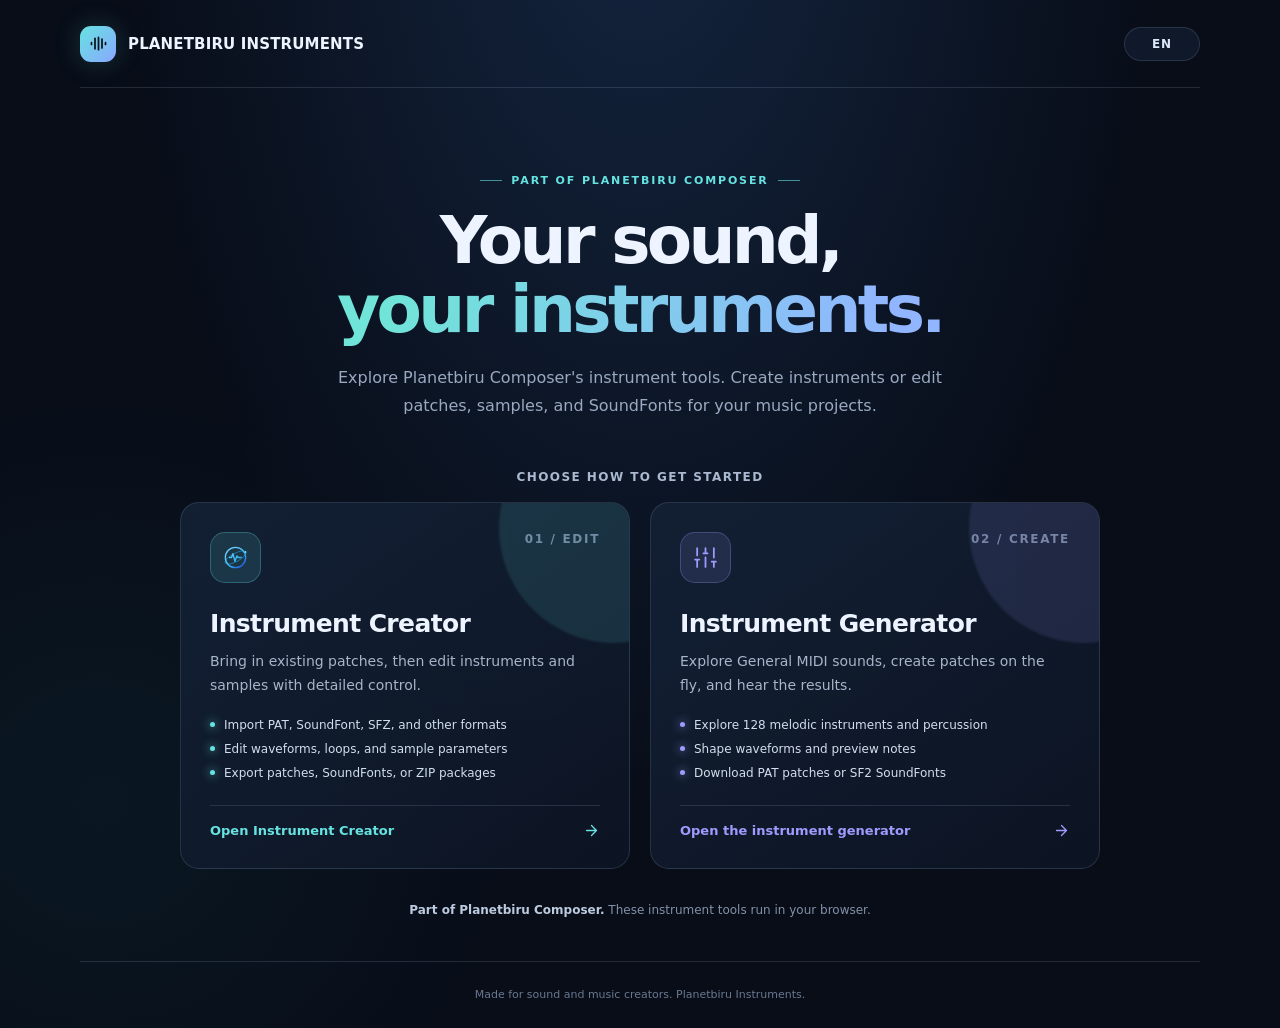
<file: index.html>
<!DOCTYPE html>
<html lang="en">
<head>
  <meta charset="UTF-8">
  <meta name="viewport" content="width=device-width, initial-scale=1">
  <meta name="description" content="Explore Planetbiru Composer's instrument tools to create, edit, and shape instrument patches, audio samples, and SoundFonts.">
  <meta name="theme-color" content="#080d18">
  <title>Planetbiru Composer — Instruments</title>
  <style>
    :root {
      color-scheme: dark;
      font-family: Inter, ui-sans-serif, system-ui, -apple-system, BlinkMacSystemFont, "Segoe UI", sans-serif;
      color: #eef4ff;
      background: #080d18;
      font-synthesis: none;
      text-rendering: optimizeLegibility;
      --muted: #9aa9c1;
      --line: rgba(165, 190, 225, .16);
      --cyan: #66e3e1;
      --blue: #82aaff;
    }

    * { box-sizing: border-box; }

    body {
      min-width: 320px;
      min-height: 100vh;
      margin: 0;
      background:
        radial-gradient(ellipse at 50% -18%, rgba(52, 104, 173, .27), transparent 58%),
        radial-gradient(circle at 8% 78%, rgba(27, 145, 153, .08), transparent 29%),
        #080d18;
    }

    a { color: inherit; }

    .page-shell {
      width: min(1120px, calc(100% - 48px));
      min-height: 100vh;
      margin: 0 auto;
      display: flex;
      flex-direction: column;
    }

    .topbar {
      height: 88px;
      display: flex;
      align-items: center;
      justify-content: space-between;
      border-bottom: 1px solid var(--line);
    }

    .brand {
      display: inline-flex;
      align-items: center;
      gap: 12px;
      text-decoration: none;
      font-size: 15px;
      font-weight: 720;
      letter-spacing: .01em;
    }

    .brand-mark {
      width: 36px;
      height: 36px;
      display: grid;
      place-items: center;
      color: #071519;
      background: linear-gradient(135deg, var(--cyan), #8aa8ff);
      border-radius: 11px;
      box-shadow: 0 0 28px rgba(102, 227, 225, .19);
    }

    .brand-mark svg { width: 21px; height: 21px; }

    .language-switch {
      min-width: 76px;
      padding: 9px 13px;
      color: #dce8fa;
      background: rgba(18, 29, 48, .8);
      border: 1px solid var(--line);
      border-radius: 999px;
      font: inherit;
      font-size: 12px;
      font-weight: 700;
      letter-spacing: .08em;
      cursor: pointer;
      transition: border-color .2s ease, background .2s ease, transform .2s ease;
    }

    .language-switch:hover {
      background: #17243a;
      border-color: rgba(102, 227, 225, .52);
    }

    .language-switch:active { transform: translateY(1px); }
    :focus-visible { outline: 2px solid var(--cyan); outline-offset: 4px; }

    main { flex: 1; }

    .hero {
      max-width: 780px;
      margin: 78px auto 50px;
      text-align: center;
    }

    .eyebrow {
      display: inline-flex;
      align-items: center;
      gap: 9px;
      margin: 0 0 20px;
      color: var(--cyan);
      font-size: 11px;
      font-weight: 750;
      letter-spacing: .17em;
      text-transform: uppercase;
    }

    .eyebrow::before, .eyebrow::after {
      width: 22px;
      height: 1px;
      content: "";
      background: currentColor;
      opacity: .6;
    }

    h1 {
      margin: 0;
      font-size: clamp(38px, 6vw, 66px);
      font-weight: 760;
      letter-spacing: -.055em;
      line-height: 1.04;
    }

    h1 .accent {
      color: transparent;
      background: linear-gradient(100deg, #70e4d8 10%, #91b6ff 90%);
      background-clip: text;
      -webkit-background-clip: text;
    }

    .hero-copy {
      max-width: 620px;
      margin: 20px auto 0;
      color: var(--muted);
      font-size: 16px;
      line-height: 1.75;
    }

    .chooser-label {
      margin: 0 0 18px;
      color: #aab9cf;
      font-size: 12px;
      font-weight: 650;
      letter-spacing: .12em;
      text-align: center;
      text-transform: uppercase;
    }

    .tools {
      display: grid;
      grid-template-columns: repeat(2, minmax(0, 1fr));
      gap: 20px;
      max-width: 920px;
      margin: 0 auto;
    }

    .tool-card {
      position: relative;
      min-height: 330px;
      display: flex;
      flex-direction: column;
      overflow: hidden;
      padding: 29px;
      background: linear-gradient(145deg, rgba(20, 33, 54, .92), rgba(13, 21, 36, .94));
      border: 1px solid var(--line);
      border-radius: 19px;
      text-decoration: none;
      transition: transform .2s ease, border-color .2s ease, box-shadow .2s ease;
    }

    .tool-card::after {
      position: absolute;
      top: -90px;
      right: -100px;
      width: 230px;
      height: 230px;
      border-radius: 50%;
      content: "";
      pointer-events: none;
      opacity: .12;
      filter: blur(1px);
      background: var(--card-glow);
    }

    .tool-card:hover {
      transform: translateY(-4px);
      border-color: color-mix(in srgb, var(--card-glow) 58%, transparent);
      box-shadow: 0 22px 65px rgba(0, 0, 0, .28);
    }

    .creator-card { --card-glow: #66e3e1; }
    .generator-card { --card-glow: #9e9bff; }

    .card-top {
      display: flex;
      align-items: flex-start;
      justify-content: space-between;
      margin-bottom: 26px;
    }

    .tool-icon {
      width: 51px;
      height: 51px;
      display: grid;
      place-items: center;
      color: var(--card-glow);
      background: color-mix(in srgb, var(--card-glow) 12%, transparent);
      border: 1px solid color-mix(in srgb, var(--card-glow) 27%, transparent);
      border-radius: 15px;
    }

    .tool-icon svg { width: 25px; height: 25px; }

    .card-number {
      color: #71819a;
      font-size: 12px;
      font-weight: 700;
      letter-spacing: .14em;
    }

    .tool-card h2 {
      margin: 0;
      font-size: 25px;
      font-weight: 720;
      letter-spacing: -.025em;
    }

    .tool-card p {
      margin: 12px 0 0;
      color: #a7b5ca;
      font-size: 14px;
      line-height: 1.7;
    }

    .feature-list {
      display: grid;
      gap: 10px;
      margin: 20px 0 25px;
      padding: 0;
      color: #d3deed;
      font-size: 12px;
      list-style: none;
    }

    .feature-list li {
      display: flex;
      align-items: center;
      gap: 9px;
    }

    .feature-list li::before {
      width: 5px;
      height: 5px;
      flex: 0 0 auto;
      content: "";
      background: var(--card-glow);
      border-radius: 50%;
      box-shadow: 0 0 10px var(--card-glow);
    }

    .card-action {
      display: flex;
      align-items: center;
      justify-content: space-between;
      margin-top: auto;
      padding-top: 16px;
      color: var(--card-glow);
      border-top: 1px solid var(--line);
      font-size: 13px;
      font-weight: 700;
    }

    .card-action svg {
      width: 17px;
      height: 17px;
      transition: transform .2s ease;
    }

    .tool-card:hover .card-action svg { transform: translateX(4px); }

    .bottom-note {
      margin: 34px 0 44px;
      color: #8291a8;
      font-size: 12px;
      text-align: center;
    }

    .bottom-note strong { color: #bdcbe0; font-weight: 600; }

    footer {
      min-height: 67px;
      display: flex;
      align-items: center;
      justify-content: center;
      color: #697991;
      border-top: 1px solid var(--line);
      font-size: 11px;
      text-align: center;
    }

    @media (max-width: 700px) {
      .page-shell { width: min(100% - 32px, 540px); }
      .topbar { height: 72px; }
      .hero { margin: 55px auto 34px; }
      .hero-copy { font-size: 14px; }
      .tools { grid-template-columns: 1fr; gap: 14px; }
      .tool-card { min-height: 0; padding: 23px; }
      .card-top { margin-bottom: 20px; }
      .bottom-note { margin: 26px 0 34px; }
    }

    @media (prefers-reduced-motion: reduce) {
      *, *::before, *::after {
        scroll-behavior: auto !important;
        transition-duration: .01ms !important;
      }
    }
  </style>
</head>
<body>
  <div class="page-shell">
    <header class="topbar">
      <a class="brand" href="./" aria-label="Planetbiru Instruments — beranda">
        <span class="brand-mark" aria-hidden="true">
          <svg viewBox="0 0 24 24" fill="none" stroke="currentColor" stroke-width="2" stroke-linecap="round">
            <path d="M4 13v-2m4 7V6m4 13V5m4 12V7m4 6v-2"></path>
          </svg>
        </span>
        <span>PLANETBIRU <span data-i18n="brand">INSTRUMENTS</span></span>
      </a>
      <button class="language-switch" id="languageSwitch" type="button" aria-label="Switch language to Indonesian">EN</button>
    </header>

    <main>
      <section class="hero" aria-labelledby="pageTitle">
        <p class="eyebrow" data-i18n="eyebrow">PART OF PLANETBIRU COMPOSER</p>
        <h1 id="pageTitle"><span data-i18n="headline">Your sound,</span><br><span class="accent" data-i18n="headlineAccent">your instruments.</span></h1>
        <p class="hero-copy" data-i18n="intro">Explore Planetbiru Composer's instrument tools. Create instruments or edit patches, samples, and SoundFonts for your music projects.</p>
      </section>

      <section aria-labelledby="chooserHeading">
        <h2 class="chooser-label" id="chooserHeading" data-i18n="choose">Choose how to get started</h2>
        <div class="tools">
          <a class="tool-card creator-card" href="instrument-creator.html">
            <div class="card-top">
              <span class="tool-icon" aria-hidden="true">
                <svg viewBox="0 0 64 64" aria-hidden="true" focusable="false">
                  <defs>
                    <linearGradient id="creatorLogoGradient" x1="10" y1="6" x2="54" y2="58" gradientUnits="userSpaceOnUse">
                      <stop offset="0" stop-color="#7dd3fc"></stop>
                      <stop offset="0.55" stop-color="#38bdf8"></stop>
                      <stop offset="1" stop-color="#1d4ed8"></stop>
                    </linearGradient>
                  </defs>
                  <circle cx="32" cy="32" r="26" fill="none" stroke="url(#creatorLogoGradient)" stroke-width="3.5"></circle>
                  <path d="M17 32h5l3.5-10 5 20 5-14 3 4h8" fill="none" stroke="url(#creatorLogoGradient)" stroke-width="3.5" stroke-linecap="round" stroke-linejoin="round"></path>
                  <ellipse cx="32" cy="32" rx="30" ry="10.5" fill="none" stroke="#38bdf8" stroke-width="2" opacity="0.55" transform="rotate(-28 32 32)"></ellipse>
                  <circle cx="57.5" cy="18" r="2.5" fill="#7dd3fc"></circle>
                </svg>
              </span>
              <span class="card-number">01 / EDIT</span>
            </div>
            <h2 data-i18n="creatorTitle">Instrument Creator</h2>
            <p data-i18n="creatorDesc">Bring in existing patches, then edit instruments and samples with detailed control.</p>
            <ul class="feature-list">
              <li data-i18n="creatorFeature1">Import PAT, SoundFont, SFZ, and other formats</li>
              <li data-i18n="creatorFeature2">Edit waveforms, loops, and sample parameters</li>
              <li data-i18n="creatorFeature3">Export patches, SoundFonts, or ZIP packages</li>
            </ul>
            <span class="card-action"><span data-i18n="creatorAction">Open Instrument Creator</span>
              <svg viewBox="0 0 24 24" fill="none" stroke="currentColor" stroke-width="1.8" stroke-linecap="round" stroke-linejoin="round" aria-hidden="true"><path d="M5 12h14m-7-7 7 7-7 7"></path></svg>
            </span>
          </a>

          <a class="tool-card generator-card" href="instrument-generator.html">
            <div class="card-top">
              <span class="tool-icon" aria-hidden="true">
                <svg viewBox="0 0 24 24" fill="none" stroke="currentColor" stroke-width="1.7" stroke-linecap="round" stroke-linejoin="round">
                  <path d="M4 21V14m0-4V3m8 18v-9m0-4V3m8 18v-5m0-4V3M2 14h4m4-6h4m4 8h4"></path>
                </svg>
              </span>
              <span class="card-number">02 / CREATE</span>
            </div>
            <h2 data-i18n="generatorTitle">Instrument Generator</h2>
            <p data-i18n="generatorDesc">Explore General MIDI sounds, create patches on the fly, and hear the results.</p>
            <ul class="feature-list">
              <li data-i18n="generatorFeature1">Explore 128 melodic instruments and percussion</li>
              <li data-i18n="generatorFeature2">Shape waveforms and preview notes</li>
              <li data-i18n="generatorFeature3">Download PAT patches or SF2 SoundFonts</li>
            </ul>
            <span class="card-action"><span data-i18n="generatorAction">Open the instrument generator</span>
              <svg viewBox="0 0 24 24" fill="none" stroke="currentColor" stroke-width="1.8" stroke-linecap="round" stroke-linejoin="round" aria-hidden="true"><path d="M5 12h14m-7-7 7 7-7 7"></path></svg>
            </span>
          </a>
        </div>
      </section>

      <p class="bottom-note" data-i18n="note"><strong>Part of Planetbiru Composer.</strong> These instrument tools run in your browser.</p>
    </main>

    <footer><span data-i18n="footer">Made for sound and music creators. Planetbiru Instruments.</span></footer>
  </div>

  <script>
    const translations = {
      id: {
        brand: "INSTRUMENTS",
        eyebrow: "BAGIAN DARI PLANETBIRU COMPOSER",
        headline: "Suara Anda,",
        headlineAccent: "instrumen Anda.",
        intro: "Jelajahi alat instrumen di Planetbiru Composer. Buat instrumen atau edit patch, sampel, dan SoundFont untuk proyek musik Anda.",
        choose: "Pilih cara untuk memulai",
        creatorTitle: "Instrument Creator",
        creatorDesc: "Bawa patch yang sudah ada, lalu edit instrumen dan sampelnya dengan kendali penuh.",
        creatorFeature1: "Impor PAT, SoundFont, SFZ, dan format lainnya",
        creatorFeature2: "Edit waveform, loop, dan parameter sampel",
        creatorFeature3: "Ekspor patch, SoundFont, atau paket ZIP",
        creatorAction: "Buka Instrument Creator",
        generatorTitle: "Instrument Generator",
        generatorDesc: "Jelajahi suara General MIDI, buat patch secara langsung, dan dengarkan hasilnya.",
        generatorFeature1: "Jelajahi 128 instrumen melodis dan perkusi",
        generatorFeature2: "Bentuk waveform dan pratinjau nada",
        generatorFeature3: "Unduh patch PAT atau SoundFont SF2",
        generatorAction: "Buka generator instrumen",
        note: "<strong>Bagian dari Planetbiru Composer.</strong> Semua alat instrumen ini berjalan di browser Anda.",
        footer: "Dibuat untuk kreator suara dan musik. Planetbiru Instruments.",
        title: "Planetbiru Composer — Instrumen",
        language: "Switch language to English"
      },
      en: {
        brand: "INSTRUMENTS",
        eyebrow: "PART OF PLANETBIRU COMPOSER",
        headline: "Your sound,",
        headlineAccent: "your instruments.",
        intro: "Explore Planetbiru Composer's instrument tools. Create instruments or edit patches, samples, and SoundFonts for your music projects.",
        choose: "Choose how to get started",
        creatorTitle: "Instrument Creator",
        creatorDesc: "Bring in existing patches, then edit instruments and samples with detailed control.",
        creatorFeature1: "Import PAT, SoundFont, SFZ, and other formats",
        creatorFeature2: "Edit waveforms, loops, and sample parameters",
        creatorFeature3: "Export patches, SoundFonts, or ZIP packages",
        creatorAction: "Open Instrument Creator",
        generatorTitle: "Instrument Generator",
        generatorDesc: "Explore General MIDI sounds, create patches on the fly, and hear the results.",
        generatorFeature1: "Explore 128 melodic instruments and percussion",
        generatorFeature2: "Shape waveforms and preview notes",
        generatorFeature3: "Download PAT patches or SF2 SoundFonts",
        generatorAction: "Open the instrument generator",
        note: "<strong>Part of Planetbiru Composer.</strong> These instrument tools run in your browser.",
        footer: "Made for sound and music creators. Planetbiru Instruments.",
        title: "Planetbiru Composer — Instruments",
        language: "Ganti bahasa ke Bahasa Indonesia"
      }
    };

    const languageSwitch = document.getElementById("languageSwitch");
    let language = "en";

    function setLanguage(nextLanguage) {
      language = nextLanguage;
      const copy = translations[language];
      document.documentElement.lang = language;
      document.title = copy.title;
      document.querySelectorAll("[data-i18n]").forEach((element) => {
        const key = element.dataset.i18n;
        if (key === "note") {
          element.innerHTML = copy[key];
        } else {
          element.textContent = copy[key];
        }
      });
      languageSwitch.textContent = language === "id" ? "ID" : "EN";
      languageSwitch.setAttribute("aria-label", copy.language);
    }

    languageSwitch.addEventListener("click", () => {
      setLanguage(language === "id" ? "en" : "id");
    });
  </script>
</body>
</html>
</file>
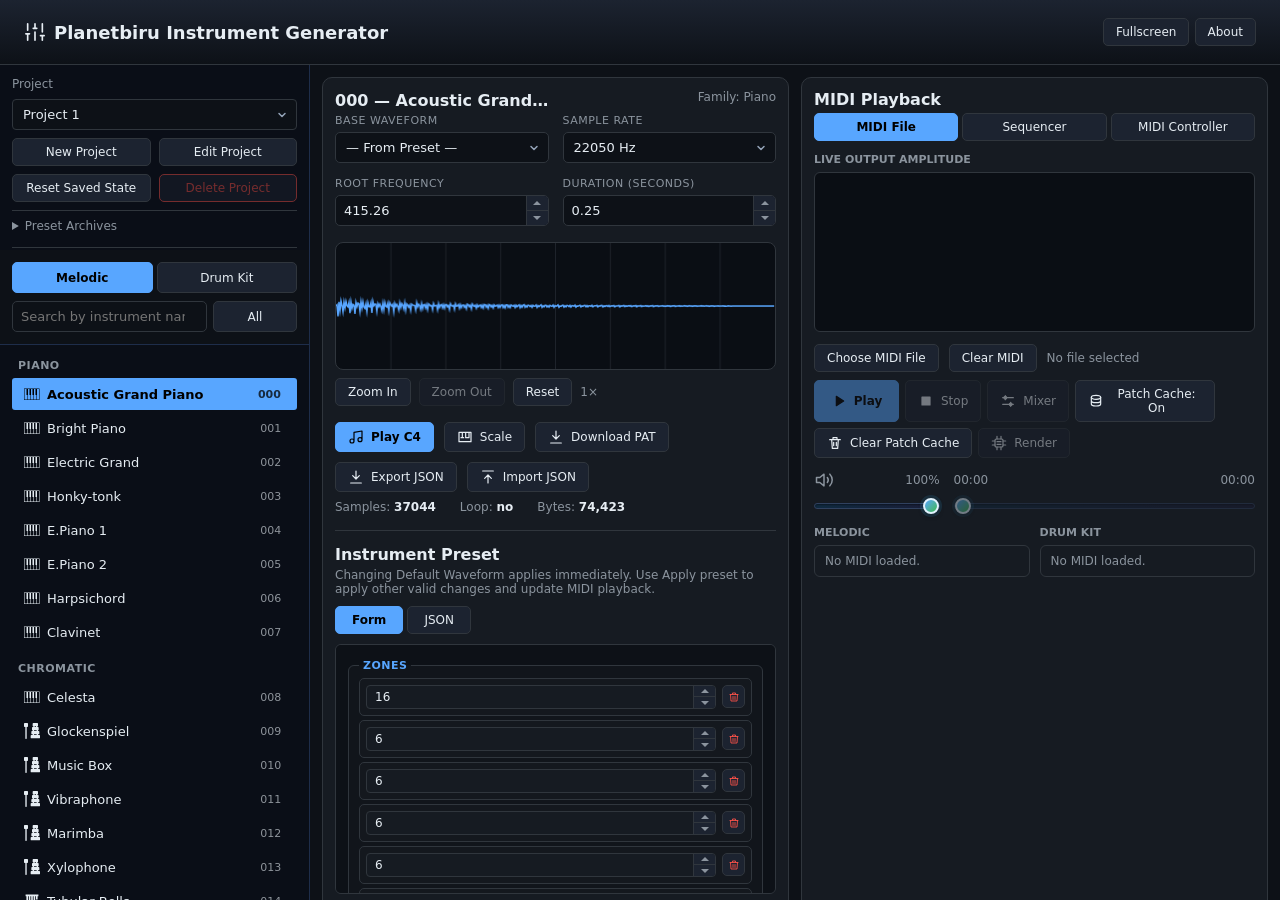
<file: JSGUS/index.html>
<!DOCTYPE html>
<html lang="en">

<head>
    <meta charset="UTF-8">
    <meta name="viewport" content="width=device-width, initial-scale=1.0">
    <meta name="description"
        content="Planetbiru Instrument Generator — 128 GM instruments with audio preview and .pat or SoundFont export">
    <meta name="keywords"
        content="GUS, Gravis Ultrasound, patch generator, GM instruments, JavaScript oscillators, preview, download, .pat">
    <meta name="author" content="Kamshory">
    <title>Planetbiru Instrument Generator</title>
    <link rel="stylesheet" href="../assets/css/shared.css">
    <link rel="stylesheet" href="style.css">
</head>

<body>

    <header>
        <div>
            <h1>
                <svg class="title-icon" viewBox="0 0 24 24" aria-hidden="true" focusable="false">
                    <path d="M4 21v-7m0-4V3m8 18v-9m0-4V3m8 18v-5m0-4V3M2 14h4m4-6h4m4 8h4" />
                </svg>
                <span>Planetbiru Instrument Generator</span>
            </h1>
        </div>
        <div class="button-area">
            <button id="btnFullscreen" aria-label-1="Fullscreen" aria-label-2="Exit Fullscreen">Fullscreen</button>
            <button id="btnAbout" class="header-about-button" type="button"
                aria-haspopup="dialog" aria-controls="aboutDialog">About</button>
        </div>
    </header>

    <dialog id="aboutDialog" aria-labelledby="aboutTitle" aria-describedby="aboutDescription">
        <div class="dialog-content">
            <header class="dialog-header">
                <h2 id="aboutTitle">About Planetbiru Instrument Generator</h2>
                <button id="btnCloseAbout" class="dialog-close" type="button" aria-label="Close dialog">
                    <svg viewBox="0 0 24 24" aria-hidden="true" focusable="false">
                        <path d="M6 6l12 12M18 6L6 18"></path>
                    </svg>
                </button>
            </header>
            <div class="dialog-body about-dialog-body" id="aboutDescription">
                <p>Create and preview General MIDI instruments, then export them as GUS patches or SoundFonts.</p>
                <ul>
                    <li>Preview 128 melodic instruments and drum kits.</li>
                    <li>Export individual <code>.pat</code> patches or a SoundFont.</li>
                    <li>Play MIDI files or connect a MIDI controller.</li>
                </ul>
                <p>Created by Kamshory. Projects are stored locally in this browser.</p>
                <p><a class="about-website-link" href="https://planetbiru.com" target="_blank"
                    rel="noopener noreferrer">PT Planetbiru Studio Indonesia</a></p>
            </div>
            <footer class="dialog-footer">
                <div class="dialog-actions">
                    <button id="btnDoneAbout" type="button">Close</button>
                </div>
            </footer>
        </div>
    </dialog>

    <dialog id="midiMixerDialog" class="midi-mixer-dialog"
        aria-labelledby="midiMixerTitle">
        <div class="dialog-content midi-mixer-dialog-content">
            <header class="dialog-header">
                <h2 id="midiMixerTitle">MIDI Channel Mixer</h2>
                <button id="btnCloseMidiMixer" class="dialog-close" type="button" aria-label="Close mixer">
                    <svg viewBox="0 0 24 24" aria-hidden="true" focusable="false">
                        <path d="M6 6l12 12M18 6L6 18"></path>
                    </svg>
                </button>
            </header>
            <div class="dialog-body">
                <ul id="midiMixerChannelList" class="midi-mixer-channel-list" aria-label="MIDI channel mixer controls"></ul>
            </div>
            <footer class="dialog-footer midi-mixer-footer">
                <div class="midi-mixer-transport">
                    <div class="midi-mixer-transport-buttons">
                        <button id="btnMidiMixerPlay" class="primary button-with-icon" type="button" disabled>
                            <svg id="midiMixerPlayIcon" class="button-icon" viewBox="0 0 24 24" aria-hidden="true" focusable="false">
                                <path d="M8 5v14l11-7z" fill="currentColor" />
                            </svg>
                            <svg id="midiMixerPauseIcon" class="button-icon" viewBox="0 0 24 24" aria-hidden="true" focusable="false" hidden>
                                <path d="M7 5h3v14H7zM14 5h3v14h-3z" fill="currentColor" />
                            </svg>
                            <span id="midiMixerPlayLabel">Play</span>
                        </button>
                        <button id="btnMidiMixerStop" class="button-with-icon" type="button" disabled>
                            <svg class="button-icon" viewBox="0 0 24 24" aria-hidden="true" focusable="false">
                                <path d="M6 6h12v12H6z" fill="currentColor" />
                            </svg>
                            <span>Stop</span>
                        </button>
                    </div>
                    <div class="midi-mixer-seek-control">
                        <span id="midiMixerTimeCurrent" class="midi-mixer-seek-time">00:00</span>
                        <input id="midiMixerSeek" type="range" min="0" max="1000" value="0" step="1"
                            aria-label="MIDI playback position" disabled>
                        <span id="midiMixerTimeTotal" class="midi-mixer-seek-time">00:00</span>
                    </div>
                </div>
                <div class="dialog-actions">
                    <button id="btnDoneMidiMixer" type="button">Close</button>
                </div>
            </footer>
        </div>
    </dialog>

    <dialog id="midiRenderDialog" aria-labelledby="midiRenderTitle">
        <div class="dialog-content">
            <header class="dialog-header">
                <h2 id="midiRenderTitle">Render MIDI</h2>
                <button id="btnCloseMidiRender" class="dialog-close" type="button" aria-label="Close render options">
                    <svg viewBox="0 0 24 24" aria-hidden="true" focusable="false">
                        <path d="M6 6l12 12M18 6L6 18"></path>
                    </svg>
                </button>
            </header>
            <div class="dialog-body">
                <label for="midiRenderType">Type</label>
                <select id="midiRenderType">
                    <option value="mixed">Mixed stereo</option>
                    <option value="stereo">Stem stereo</option>
                    <option value="mono">Stem mono</option>
                </select>
                <label for="midiRenderSampleRate">Sample rate</label>
                <select id="midiRenderSampleRate">
                    <option value="44100">44100 Hz</option>
                    <option value="48000" selected>48000 Hz</option>
                    <option value="96000">96000 Hz</option>
                </select>
                <p>Mixed exports a WAV file. Stem options export FLAC files in a ZIP archive.</p>
            </div>
            <footer class="dialog-footer">
                <div class="dialog-actions">
                    <button id="btnCancelMidiRender" type="button">Cancel</button>
                    <button id="btnConfirmMidiRender" class="primary" type="button">Render</button>
                </div>
            </footer>
        </div>
    </dialog>

    <dialog id="newProjectDialog" aria-labelledby="newProjectTitle">
        <div class="dialog-content">
            <header class="dialog-header">
                <h2 id="newProjectTitle">Create Project</h2>
                <button id="btnCloseNewProject" class="dialog-close" type="button" aria-label="Close dialog">
                    <svg viewBox="0 0 24 24" aria-hidden="true" focusable="false">
                        <path d="M6 6l12 12M18 6L6 18"></path>
                    </svg>
                </button>
            </header>
            <div class="dialog-body">
                <label for="newProjectName">Project Name</label>
                <input id="newProjectName" type="text" maxlength="80" autocomplete="off">
                <div id="newProjectError" class="dialog-error" role="alert"></div>
            </div>
            <footer class="dialog-footer">
                <div class="dialog-actions">
                    <button id="btnCancelNewProject" type="button">Cancel</button>
                    <button id="btnConfirmNewProject" class="primary" type="button">Create</button>
                </div>
            </footer>
        </div>
    </dialog>

    <dialog id="editProjectDialog" aria-labelledby="editProjectTitle">
        <div class="dialog-content">
            <header class="dialog-header">
                <h2 id="editProjectTitle">Edit Project</h2>
                <button id="btnCloseEditProject" class="dialog-close" type="button" aria-label="Close dialog">
                    <svg viewBox="0 0 24 24" aria-hidden="true" focusable="false">
                        <path d="M6 6l12 12M18 6L6 18"></path>
                    </svg>
                </button>
            </header>
            <div class="dialog-body">
                <div class="project-edit-fields">
                    <div>
                        <label for="editProjectName">Project Name</label>
                        <input id="editProjectName" type="text" maxlength="80" autocomplete="off">
                    </div>
                    <div>
                        <label for="editProjectDescription">Description</label>
                        <textarea id="editProjectDescription" maxlength="1000" rows="4"></textarea>
                    </div>
                    <div>
                        <label for="editProjectYear">Year Created</label>
                        <input id="editProjectYear" type="number" min="1" max="9999" step="1" inputmode="numeric">
                    </div>
                    <div>
                        <label for="editProjectCreator">Creator Name</label>
                        <input id="editProjectCreator" type="text" maxlength="80" autocomplete="name">
                    </div>
                </div>
                <div id="editProjectError" class="dialog-error" role="alert"></div>
            </div>
            <footer class="dialog-footer">
                <div class="dialog-actions">
                    <button id="btnCancelEditProject" type="button">Cancel</button>
                    <button id="btnConfirmEditProject" class="primary" type="button">Save Changes</button>
                </div>
            </footer>
        </div>
    </dialog>

    <dialog id="deleteProjectDialog" aria-labelledby="deleteProjectTitle">
        <div class="dialog-content">
            <header class="dialog-header">
                <h2 id="deleteProjectTitle">Delete Project</h2>
                <button id="btnCloseDeleteProject" class="dialog-close" type="button" aria-label="Close dialog">
                    <svg viewBox="0 0 24 24" aria-hidden="true" focusable="false">
                        <path d="M6 6l12 12M18 6L6 18"></path>
                    </svg>
                </button>
            </header>
            <div class="dialog-body">
                <p id="deleteProjectMessage"></p>
                <label id="deleteProjectChallengePrompt" for="deleteProjectChallengeAnswer"></label>
                <input id="deleteProjectChallengeAnswer" type="number" inputmode="numeric">
                <div id="deleteProjectError" class="dialog-error" role="alert"></div>
            </div>
            <footer class="dialog-footer">
                <div class="dialog-actions">
                    <button id="btnCancelDeleteProject" type="button">Cancel</button>
                    <button id="btnConfirmDeleteProject" class="danger" type="button" disabled>Delete Permanently</button>
                </div>
            </footer>
        </div>
    </dialog>

    <dialog id="resetPresetDialog" aria-labelledby="resetPresetTitle">
        <div class="dialog-content">
            <header class="dialog-header">
                <h2 id="resetPresetTitle">Restore Preset</h2>
                <button id="btnCloseResetPreset" class="dialog-close" type="button" aria-label="Close dialog">
                    <svg viewBox="0 0 24 24" aria-hidden="true" focusable="false">
                        <path d="M6 6l12 12M18 6L6 18"></path>
                    </svg>
                </button>
            </header>
            <div class="dialog-body">
                <p id="resetPresetMessage"></p>
            </div>
            <footer class="dialog-footer">
                <div class="dialog-actions">
                    <button id="btnCancelResetPreset" type="button">Cancel</button>
                    <button id="btnConfirmResetPreset" class="danger" type="button">Restore Preset</button>
                </div>
            </footer>
        </div>
    </dialog>

    <dialog id="removePresetArrayItemDialog" aria-labelledby="removePresetArrayItemTitle"
        aria-describedby="removePresetArrayItemMessage">
        <div class="dialog-content">
            <header class="dialog-header">
                <h2 id="removePresetArrayItemTitle">Remove Preset Element</h2>
                <button id="btnCloseRemovePresetArrayItem" class="dialog-close" type="button" aria-label="Close dialog">
                    <svg viewBox="0 0 24 24" aria-hidden="true" focusable="false">
                        <path d="M6 6l12 12M18 6L6 18"></path>
                    </svg>
                </button>
            </header>
            <div class="dialog-body">
                <p id="removePresetArrayItemMessage">Remove this element from the preset?</p>
            </div>
            <footer class="dialog-footer">
                <div class="dialog-actions">
                    <button id="btnCancelRemovePresetArrayItem" type="button">Cancel</button>
                    <button id="btnConfirmRemovePresetArrayItem" class="danger" type="button">Remove</button>
                </div>
            </footer>
        </div>
    </dialog>

    <dialog id="graphicEqualizerDialog" class="graphic-equalizer-dialog"
        aria-labelledby="graphicEqualizerTitle">
        <div class="dialog-content">
            <header class="dialog-header">
                <h2 id="graphicEqualizerTitle">Graphic Equalizer</h2>
                <button id="btnCloseGraphicEqualizer" class="dialog-close" type="button" aria-label="Close graphic equalizer">
                    <svg viewBox="0 0 24 24" aria-hidden="true" focusable="false">
                        <path d="M6 6l12 12M18 6L6 18"></path>
                    </svg>
                </button>
            </header>
            <div class="dialog-body">
                <div id="graphicEqualizerBands" class="graphic-equalizer-bands"></div>
            </div>
            <footer class="dialog-footer">
                <div id="graphicEqualizerTransport" class="graphic-equalizer-transport" hidden>
                    <div id="graphicEqualizerMidiPlayback" class="graphic-equalizer-midi-playback" hidden>
                        <button id="btnGraphicEqualizerPlayback" class="button-with-icon" type="button"
                            aria-pressed="false">
                            <svg id="graphicEqualizerPlayIcon" class="button-icon" viewBox="0 0 24 24"
                                aria-hidden="true" focusable="false">
                                <path d="M8 5v14l11-7z" fill="currentColor" />
                            </svg>
                            <svg id="graphicEqualizerPauseIcon" class="button-icon" viewBox="0 0 24 24"
                                aria-hidden="true" focusable="false" hidden>
                                <path d="M7 5h3v14H7zM14 5h3v14h-3z" fill="currentColor" />
                            </svg>
                            <span id="graphicEqualizerPlaybackLabel">Play</span>
                        </button>
                        <button id="btnGraphicEqualizerStop" class="button-with-icon" type="button" disabled>
                            <svg class="button-icon" viewBox="0 0 24 24" aria-hidden="true" focusable="false">
                                <path d="M6 6h12v12H6z" fill="currentColor" />
                            </svg>
                            <span>Stop</span>
                        </button>
                    </div>
                    <div id="graphicEqualizerSeekControl" class="graphic-equalizer-seek-control" hidden>
                        <span id="graphicEqualizerTimeCurrent">00:00</span>
                        <input id="graphicEqualizerSeek" type="range" min="0" max="1000" step="1" value="0"
                            aria-label="MIDI playback position" disabled>
                        <span id="graphicEqualizerTimeTotal">00:00</span>
                    </div>
                </div>
                <div class="dialog-actions graphic-equalizer-actions">
                    <button id="btnTestGraphicEqualizer" type="button">Test</button>
                    <button id="btnResetGraphicEqualizer" type="button">Reset to 0 dB</button>
                    <button id="btnApplyGraphicEqualizer" class="primary" type="button">Apply</button>
                    <button id="btnCancelGraphicEqualizer" type="button">Close</button>
                </div>
            </footer>
        </div>
    </dialog>

    <dialog id="resetGraphicEqualizerDialog" aria-labelledby="resetGraphicEqualizerTitle"
        aria-describedby="resetGraphicEqualizerMessage">
        <div class="dialog-content">
            <header class="dialog-header">
                <h2 id="resetGraphicEqualizerTitle">Reset Graphic Equalizer</h2>
                <button id="btnCloseResetGraphicEqualizer" class="dialog-close" type="button" aria-label="Close dialog">
                    <svg viewBox="0 0 24 24" aria-hidden="true" focusable="false">
                        <path d="M6 6l12 12M18 6L6 18"></path>
                    </svg>
                </button>
            </header>
            <div class="dialog-body">
                <p id="resetGraphicEqualizerMessage">Reset all equalizer bands to 0 dB?</p>
            </div>
            <footer class="dialog-footer">
                <div class="dialog-actions">
                    <button id="btnCancelResetGraphicEqualizer" type="button">Cancel</button>
                    <button id="btnConfirmResetGraphicEqualizer" class="primary" type="button">Reset to 0 dB</button>
                </div>
            </footer>
        </div>
    </dialog>

    <div class="layout">
        <aside>
            <div class="project-controls">
                <label for="projectSelect">Project</label>
                <select id="projectSelect" aria-label="Active project"></select>
                <button id="btnNewProject" type="button">New Project</button>
                <button id="btnEditProject" type="button">Edit Project</button>
                <button id="btnResetGeneratorState" type="button">Reset Saved State</button>
                <button id="btnDeleteProject" class="danger" type="button">Delete Project</button>
                <details class="project-archive-tools">
                    <summary>Preset Archives</summary>
                    <div class="project-archive-actions">
                        <input id="melodicPresetFile" type="file" accept=".json,application/json" hidden>
                        <input id="drumPresetFile" type="file" accept=".json,application/json" hidden>
                        <button id="btnZip" class="success button-with-icon">Download ZIP</button>
                        <button id="btnSoundFont" class="success" type="button">Download SF2</button>
                        <button id="btnImportMelodicPresets" type="button">Import Melodic</button>
                        <button id="btnImportDrumPresets" type="button">Import Drum</button>
                        <button id="btnExportMelodicPresets" type="button">Export Melodic</button>
                        <button id="btnExportDrumPresets" type="button">Export Drum</button>
                    </div>
                </details>
            </div>
            <div id="instrumentList"></div>
            <div class="instrument-search-wrap">
                <div class="instrument-search-controls">
                    <input id="instrumentSearch" class="search" type="search"
                        placeholder="Search by instrument name or MIDI code..." aria-label="Search by instrument name or MIDI code">
                    <button id="btnInstrumentPresetFilter" class="instrument-preset-filter" type="button"
                        aria-label="Preset filter: All instruments" title="Show all instruments">All</button>
                </div>
                <div id="instrumentFilterEmpty" class="meta search-empty" hidden>
                    No instruments match the selected filters.
                </div>
            </div>
        </aside>

        <main>
            <div class="card instrument-card">
                <div id="instrument-name">
                    <h2 id="title" class="grid-6">— Select an instrument —</h2>
                    <div class="meta grid-6" id="familyLabel">Click an instrument on the left to get started</div>
                </div>
                <div class="grid">
                    <div class="field">
                        <label>Base Waveform</label>
                        <select id="wave">
                            <option value="preset">— From Preset —</option>
                            <option value="sine">Sine</option>
                            <option value="triangle">Triangle</option>
                            <option value="square">Square</option>
                            <option value="saw">Saw</option>
                            <option value="pulse">Pulse</option>
                            <option value="organ">Organ</option>
                            <option value="flute">Flute</option>
                            <option value="clarinet">Clarinet</option>
                            <option value="reed">Reed</option>
                            <option value="string">String</option>
                            <option value="bell">Bell</option>
                            <option value="pluck">Pluck</option>
                            <option value="hammer">Hammer</option>
                            <option value="bow">Bow</option>
                            <option value="breath">Breath</option>
                        </select>
                    </div>
                    <div class="field">
                        <label>Sample Rate</label>
                        <select id="sr">
                            <option value="22050">22050 Hz</option>
                            <option value="44100">44100 Hz</option>
                            <option value="11025">11025 Hz</option>
                        </select>
                    </div>
                    <div class="field">
                        <label>Root Frequency</label>
                        <input id="root" type="number" value="441" min="20" max="4000">
                    </div>
                    <div class="field">
                        <label>Duration (seconds)</label>
                        <input id="dur" type="number" value="0.25" min="0.05" max="3" step="0.05">
                    </div>
                </div>

                <canvas id="waveCanvas" width="800" height="128"></canvas>

                <div class="waveform-zoom-controls" role="group" aria-label="Vertical waveform zoom">
                    <button id="btnWaveZoomIn" type="button" aria-label="Zoom In" title="Zoom In">Zoom In</button>
                    <button id="btnWaveZoomOut" type="button" aria-label="Zoom Out" title="Zoom Out">Zoom Out</button>
                    <button id="btnWaveZoomReset" type="button" aria-label="Reset vertical zoom"
                        title="Reset vertical zoom">Reset</button>
                    <span id="waveformZoomLevel" aria-live="polite">1×</span>
                </div>

                <div class="actions">
                    <button id="btnPlayNote" class="primary button-with-icon">
                        <svg class="button-icon" viewBox="0 0 24 24" aria-hidden="true" focusable="false">
                            <path d="M9 18V5l12-2v13M6 21a3 3 0 1 0 0-6 3 3 0 0 0 0 6Zm12-2a3 3 0 1 0 0-6 3 3 0 0 0 0 6Z" />
                        </svg>
                        <span>Play C4</span>
                    </button>
                    <button id="btnPlayScale" class="button-with-icon">
                        <svg class="button-icon" viewBox="0 0 24 24" aria-hidden="true" focusable="false">
                            <path d="M3 5h18v14H3zM8 5v8m5-8v8m5-8v8M6 13h4m4 0h4" />
                        </svg>
                        <span>Scale</span>
                    </button>
                    <button id="btnDownload" class="button-with-icon">
                        <svg class="button-icon" viewBox="0 0 24 24" aria-hidden="true" focusable="false">
                            <path d="M12 3v12m-5-5 5 5 5-5M4 21h16" />
                        </svg>
                        <span>Download PAT</span>
                    </button>
                    <button id="btnExportPresetJson" class="button-with-icon" type="button">
                        <svg class="button-icon" viewBox="0 0 24 24" aria-hidden="true" focusable="false">
                            <path d="M12 3v12m-5-5 5 5 5-5M4 21h16" />
                        </svg>
                        <span>Export JSON</span>
                    </button>
                    <button id="btnImportPresetJson" class="button-with-icon" type="button">
                        <svg class="button-icon" viewBox="0 0 24 24" aria-hidden="true" focusable="false">
                            <path d="M12 21V9m-5 5 5-5 5 5M4 3h16" />
                        </svg>
                        <span>Import JSON</span>
                    </button>
                    <input id="presetJsonFile" type="file" accept=".json,application/json" hidden>
                </div>

                <div class="stats">
                    <div>Samples: <b id="statLen">—</b></div>
                    <div>Loop: <b id="statLoop">—</b></div>
                    <div>Bytes: <b id="statBytes">—</b></div>
                </div>
                <section class="preset-editor-section" aria-labelledby="presetEditorTitle">
                    <h2 id="presetEditorTitle">Instrument Preset</h2>
                    <div class="meta">Changing Default Waveform applies immediately. Use Apply preset to apply other valid changes and update MIDI playback.</div>

                    <div class="preset-editor-tabs" role="tablist" aria-label="Preset editor mode">
                        <button id="btnPresetFormMode" class="active" type="button" role="tab"
                            aria-selected="true" aria-controls="presetFormPanel">Form</button>
                        <button id="btnPresetJsonMode" type="button" role="tab"
                            aria-selected="false" aria-controls="presetJsonPanel">JSON</button>
                    </div>

                    <div id="presetFormPanel" role="tabpanel" aria-labelledby="btnPresetFormMode">
                        <div id="presetForm" class="preset-form"></div>
                    </div>

                    <div id="presetJsonPanel" role="tabpanel" aria-labelledby="btnPresetJsonMode" hidden>
                        <label for="presetJson">Preset JSON</label>
                        <textarea id="presetJson" rows="12" spellcheck="false"
                            aria-describedby="presetJsonStatus"></textarea>
                        <div class="actions preset-json-actions">
                            <button id="btnCopyPresetJson" type="button">Copy</button>
                            <button id="btnPastePresetJson" type="button">Paste</button>
                        </div>
                    </div>

                    <div id="presetJsonStatus" class="preset-json-status" role="status" aria-live="polite"></div>

                    <div class="actions">
                        <button id="btnGraphicEqualizer" class="graphic-equalizer-button button-with-icon" type="button"
                            aria-haspopup="dialog" aria-controls="graphicEqualizerDialog" hidden>
                            <svg class="button-icon" viewBox="0 0 24 24" aria-hidden="true" focusable="false">
                                <path d="M4 7h16M4 17h16M8 4v6M16 14v6" />
                                <circle cx="8" cy="7" r="2" />
                                <circle cx="16" cy="17" r="2" />
                            </svg>
                            <span>Graphic Equalizer</span>
                        </button>
                        <button id="btnApplyPreset" type="button">Apply Preset</button>
                        <button id="btnResetPreset" type="button">Reset to Factory Preset</button>
                        <button id="btnAutoApplyPreset" class="toggle-button" type="button" aria-pressed="false">
                            Auto Apply: Off
                        </button>
                    </div>
                </section>
            </div>

            <div class="card midi-card">
                <h2>MIDI Playback</h2>
                <div class="midi-mode-switch" role="tablist" aria-label="MIDI playback mode">
                    <button id="btnMidiFileMode" class="active" type="button" role="tab"
                        aria-selected="true" aria-controls="midiFileMode">MIDI File</button>
                    <button id="btnMidiSequencerMode" type="button" role="tab"
                        aria-selected="false" aria-controls="midiSequencerMode">Sequencer</button>
                    <button id="btnMidiControllerMode" type="button" role="tab"
                        aria-selected="false" aria-controls="midiControllerMode">MIDI Controller</button>
                </div>
                <section class="live-waveform" aria-labelledby="liveWaveformTitle">
                    <h3 id="liveWaveformTitle">Live Output <span id="liveWaveModeLabel">Amplitude</span></h3>
                    <canvas id="liveWaveCanvas" width="800" height="160"
                        aria-label="Live output left and right amplitude waveforms. Activate to view left and right frequency spectra."
                        aria-controls="liveWaveModeLabel" aria-keyshortcuts="Enter Space"
                        role="button" tabindex="0" title="Toggle amplitude and frequency views"></canvas>
                </section>
                <div id="midiFileMode" role="tabpanel" aria-labelledby="btnMidiFileMode">
                    <div class="midi-file-picker">
                    <input id="midiFile" type="file" accept=".mid,.midi,audio/midi,audio/x-midi" hidden>
                    <button id="btnChooseMidi" type="button">Choose MIDI File</button>
                    <button id="btnClearMidi" type="button">Clear MIDI</button>
                    <span id="midiFileName" class="meta">No file selected</span>
                    <progress id="midiInstrumentProgress" class="midi-instrument-progress"
                        max="1" value="0" hidden aria-label="MIDI instrument loading progress"></progress>
                    </div>
                    <div class="actions">
                        <button id="btnMidiPlay" class="primary button-with-icon" disabled>
                            <svg id="midiPlayIcon" class="button-icon" viewBox="0 0 24 24" aria-hidden="true" focusable="false">
                                <path d="M8 5v14l11-7z" fill="currentColor" />
                            </svg>
                            <svg id="midiPauseIcon" class="button-icon" viewBox="0 0 24 24" aria-hidden="true" focusable="false" hidden>
                                <path d="M7 5h3v14H7zM14 5h3v14h-3z" fill="currentColor" />
                            </svg>
                            <span id="midiPlayLabel">Play</span>
                        </button>
                        <button id="btnMidiStop" class="button-with-icon" disabled>
                            <svg class="button-icon" viewBox="0 0 24 24" aria-hidden="true" focusable="false">
                                <path d="M6 6h12v12H6z" fill="currentColor" />
                            </svg>
                            <span>Stop</span>
                        </button>
                        <button id="btnMidiMixer" class="button-with-icon" type="button" disabled
                            aria-haspopup="dialog" aria-controls="midiMixerDialog">
                            <svg class="button-icon" viewBox="0 0 24 24" aria-hidden="true" focusable="false">
                                <path d="M4 7h16M4 17h16M8 4v6M16 14v6" />
                                <circle cx="8" cy="7" r="2" />
                                <circle cx="16" cy="17" r="2" />
                            </svg>
                            <span>Mixer</span>
                        </button>
                        <button id="btnTogglePatchCache" class="button-with-icon" type="button" aria-pressed="true">
                            <svg class="button-icon" viewBox="0 0 24 24" aria-hidden="true" focusable="false">
                                <ellipse cx="12" cy="5" rx="7" ry="3" />
                                <path d="M5 5v10c0 1.7 3.1 3 7 3s7-1.3 7-3V5M5 10c0 1.7 3.1 3 7 3s7-1.3 7-3" />
                            </svg>
                            <span id="patchCacheToggleLabel">Patch Cache: On</span>
                        </button>
                        <button id="btnClearPatchCache" class="button-with-icon" type="button">
                            <svg class="button-icon" viewBox="0 0 24 24" aria-hidden="true" focusable="false">
                                <path d="M4 7h16M9 7V4h6v3M7 7l1 13h8l1-13M10 11v5M14 11v5" />
                            </svg>
                            <span>Clear Patch Cache</span>
                        </button>
                        <button id="btnMidiRender" class="button-with-icon" type="button" disabled
                            aria-haspopup="dialog" aria-controls="midiRenderDialog">
                            <svg class="button-icon" viewBox="0 0 24 24" aria-hidden="true" focusable="false">
                                <rect x="6" y="6" width="12" height="12" rx="2" />
                                <path d="M9 10h6m-6 4h6M9 2v4m6-4v4m-6 12v4m6-4v4M2 9h4m-4 6h4m12-6h4m-4 6h4" />
                            </svg>
                            <span>Render</span>
                        </button>
                    </div>
                    <div class="midi-transport-row">
                        <div class="midi-volume-control">
                            <div class="midi-volume-label">
                                <label for="midiVolume" aria-label="Volume">
                                    <svg class="button-icon midi-volume-icon" viewBox="0 0 24 24" aria-hidden="true" focusable="false">
                                        <path d="M3 9v6h4l5 4V5L7 9H3zm13 0a5 5 0 0 1 0 6m3-10a10 10 0 0 1 0 14" />
                                    </svg>
                                </label>
                                <output id="midiVolumeValue" for="midiVolume">100%</output>
                            </div>
                            <div class="midi-volume-slider-row">
                                <input id="midiVolume" type="range" min="0" max="100" step="1" value="100"
                                    aria-label="Volume">
                                
                            </div>
                        </div>
                        <div class="midi-seek-control">
                            <div class="midi-seek-times">
                                <span id="midiTimeCurrent">00:00</span>
                                <span id="midiTimeTotal">00:00</span>
                            </div>
                            <input id="midiSeek" type="range" min="0" max="1000" value="0" step="1"
                                aria-label="MIDI playback position" disabled>
                        </div>
                    </div>
                    <div class="field">
                        <div class="midi-instrument-lists">
                            <section class="midi-instrument-group" aria-labelledby="midiMelodicTitle">
                                <h3 id="midiMelodicTitle">Melodic</h3>
                                <ul id="midiMelodicInstrumentList" class="midi-instrument-list" aria-live="polite">
                                    <li class="midi-instrument-empty">No MIDI loaded.</li>
                                </ul>
                            </section>
                            <section class="midi-instrument-group" aria-labelledby="midiDrumTitle">
                                <h3 id="midiDrumTitle">Drum Kit</h3>
                                <ul id="midiDrumInstrumentList" class="midi-instrument-list" aria-live="polite">
                                    <li class="midi-instrument-empty">No MIDI loaded.</li>
                                </ul>
                            </section>
                        </div>
                    </div>
                    <div class="field midi-channel-mixer" id="midiChannelMixer" hidden>
                        <label>Channels</label>
                        <ul id="midiChannelList" class="midi-channel-list" aria-label="MIDI channel mute and solo"></ul>
                    </div>
                </div>
                <div id="midiSequencerMode" role="tabpanel" aria-labelledby="btnMidiSequencerMode" hidden>
                    <div class="sequencer-settings">
                        <div class="field">
                            <label for="sequencerTempo">Tempo (BPM)</label>
                            <input id="sequencerTempo" type="number" min="40" max="240" step="1" value="120">
                        </div>
                        <div class="field">
                            <label for="sequencerVelocity">Velocity</label>
                            <input id="sequencerVelocity" type="range" min="1" max="127" value="100">
                            <output id="sequencerVelocityValue" for="sequencerVelocity">100</output>
                        </div>
                    </div>
                    <div class="actions sequencer-actions">
                        <button id="btnSequencerPlay" class="primary button-with-icon" type="button">
                            <svg id="sequencerPlayIcon" class="button-icon" viewBox="0 0 24 24"
                                aria-hidden="true" focusable="false">
                                <path d="M8 5v14l11-7z" fill="currentColor" />
                            </svg>
                            <svg id="sequencerPauseIcon" class="button-icon" viewBox="0 0 24 24"
                                aria-hidden="true" focusable="false" hidden>
                                <path d="M7 5h4v14H7zM15 5h4v14h-4z" fill="currentColor" />
                            </svg>
                            <span>Play</span>
                        </button>
                        <button id="btnSequencerStop" class="button-with-icon" type="button" disabled>
                            <svg class="button-icon" viewBox="0 0 24 24" aria-hidden="true" focusable="false">
                                <path d="M6 6h12v12H6z" fill="currentColor" />
                            </svg>
                            <span>Stop</span>
                        </button>
                    </div>
                </div>
                <div id="midiControllerMode" role="tabpanel" aria-labelledby="btnMidiControllerMode" hidden>
                    <div class="midi-controller-settings">
                        <div class="field">
                            <label for="midiControllerInput">MIDI Input</label>
                            <select id="midiControllerInput" disabled>
                                <option value="">Enable MIDI access to list devices</option>
                            </select>
                        </div>
                        <button id="btnMidiControllerConnect" type="button">Connect</button>
                    </div>
                    <p class="midi-controller-help">Play notes from a connected MIDI keyboard. Program changes select instruments; channel 10 plays drums.</p>
                </div>
            </div>

            <div class="card log-card">
                <h2>Log</h2>
                <div id="midiStatus" class="meta midi-status" role="status" aria-live="polite">Select a MIDI file to play with the generated GM bank.</div>
                <div class="log" id="log">Ready.</div>
                <div class="progress" id="progressWrap">
                    <div class="progress-label" id="exportProgressLabel" role="status" aria-live="polite"></div>
                    <div class="progress-track" id="progressTrack" role="progressbar"
                        aria-label="Export progress" aria-valuemin="0" aria-valuemax="100" aria-valuenow="0">
                        <div class="progress-bar" id="progressBar"></div>
                    </div>
                </div>
            </div>
        </main>
    </div>

    <script src="../timidity-player/timidity-player.js"></script>
    <script src="../timidity-player/libtimidity.min.js"></script>
    <script src="../jszip/jszip.min.js"></script>
    <script src="../Flac/libflac.min.js"></script>
    <script src="melodic-presets.js"></script>
    <script src="drum-presets.js"></script>
    <script src="ProjectPatchGenerator.js"></script>
    <script src="soundfont-exporter.js"></script>
    <script src="../assets/js/shared-controls.js"></script>
    <script src="midi-icons.js"></script>
    <script src="app.js"></script>
    <script>
        document.addEventListener('DOMContentLoaded', () => {
            const library = new InstrumentLibrary();
            const app = new GusPatchApp(library);
            app.init().catch(error => {
                console.error('Application initialization failed:', error);
                document.getElementById('log').textContent = `Could not initialize project storage: ${error.message}`;
            });
        });
    </script>
</body>

</html>
</file>
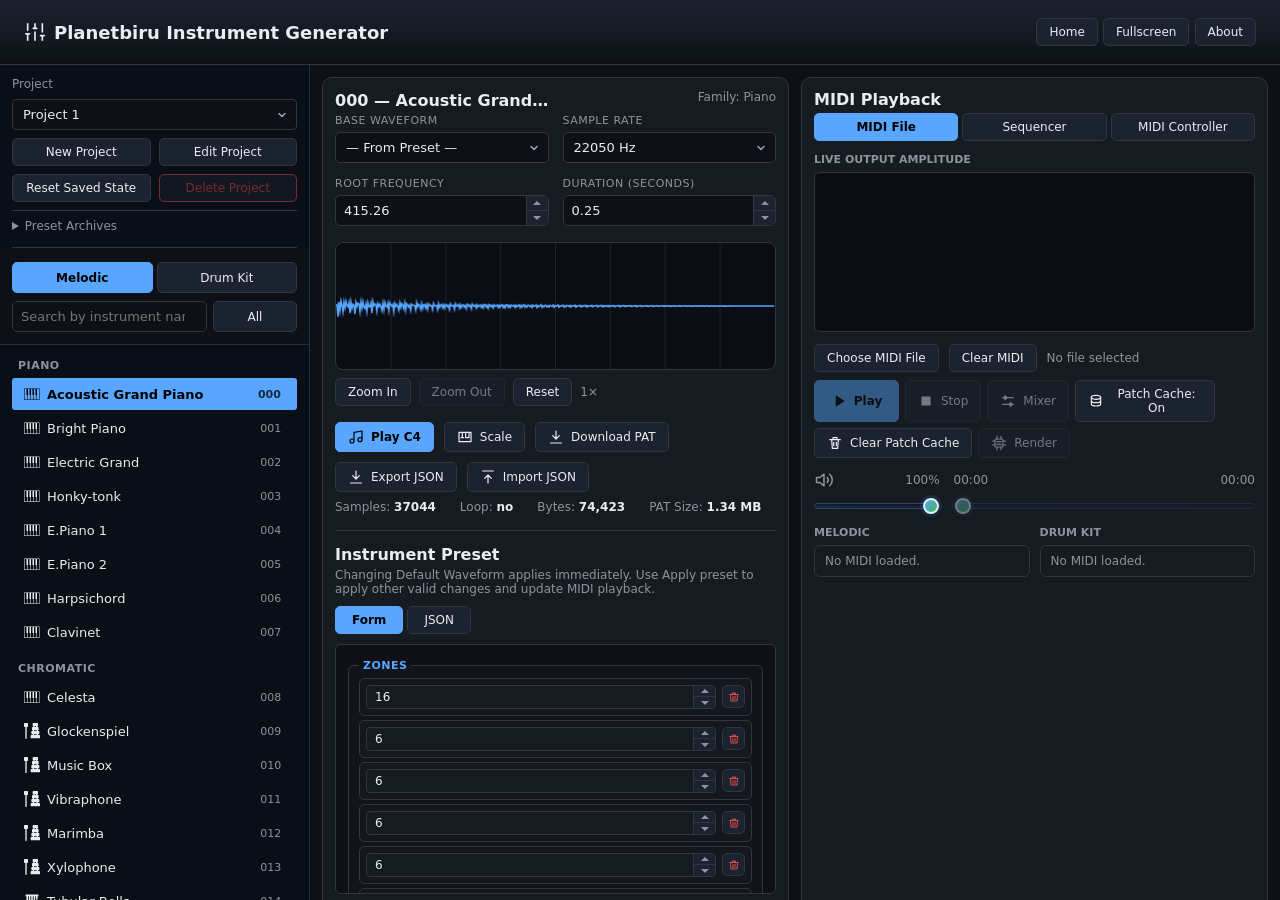
<file: instrument-generator.html>
<!DOCTYPE html>
<html lang="en">

<head>
    <meta charset="UTF-8">
    <meta name="viewport" content="width=device-width, initial-scale=1.0">
    <meta name="description"
        content="Planetbiru Instrument Generator — 128 GM instruments with audio preview and .pat or SoundFont export">
    <meta name="keywords"
        content="GUS, Gravis Ultrasound, patch generator, GM instruments, JavaScript oscillators, preview, download, .pat">
    <meta name="author" content="Kamshory">
    <title>Planetbiru Instrument Generator</title>
    <link rel="stylesheet" href="assets/css/shared.css">
    <link rel="stylesheet" href="JSGUS/style.css">
</head>

<body>

    <header>
        <div>
            <h1>
                <svg class="title-icon" viewBox="0 0 24 24" aria-hidden="true" focusable="false">
                    <path d="M4 21v-7m0-4V3m8 18v-9m0-4V3m8 18v-5m0-4V3M2 14h4m4-6h4m4 8h4" />
                </svg>
                <span>Planetbiru Instrument Generator</span>
            </h1>
        </div>
        <div class="button-area">
            <a class="btn" href="index.html">Home</a>
            <button id="btnFullscreen" aria-label-1="Fullscreen" aria-label-2="Exit Fullscreen">Fullscreen</button>
            <button id="btnAbout" class="header-about-button" type="button"
                aria-haspopup="dialog" aria-controls="aboutDialog">About</button>
        </div>
    </header>

    <dialog id="aboutDialog" aria-labelledby="aboutTitle" aria-describedby="aboutDescription">
        <div class="dialog-content">
            <header class="dialog-header">
                <h2 id="aboutTitle">About Planetbiru Instrument Generator</h2>
                <button id="btnCloseAbout" class="dialog-close" type="button" aria-label="Close dialog">
                    <svg viewBox="0 0 24 24" aria-hidden="true" focusable="false">
                        <path d="M6 6l12 12M18 6L6 18"></path>
                    </svg>
                </button>
            </header>
            <div class="dialog-body about-dialog-body" id="aboutDescription">
                <p>Create and preview General MIDI instruments, then export them as GUS patches or SoundFonts.</p>
                <ul>
                    <li>Preview 128 melodic instruments and drum kits.</li>
                    <li>Export individual <code>.pat</code> patches or a SoundFont.</li>
                    <li>Play MIDI files or connect a MIDI controller.</li>
                </ul>
                <p>Created by Kamshory. Projects are stored locally in this browser.</p>
                <p><a class="about-website-link" href="https://planetbiru.com" target="_blank"
                    rel="noopener noreferrer">PT Planetbiru Studio Indonesia</a></p>
            </div>
            <footer class="dialog-footer">
                <div class="dialog-actions">
                    <button id="btnDoneAbout" type="button">Close</button>
                </div>
            </footer>
        </div>
    </dialog>

    <dialog id="midiMixerDialog" class="midi-mixer-dialog"
        aria-labelledby="midiMixerTitle">
        <div class="dialog-content midi-mixer-dialog-content">
            <header class="dialog-header">
                <h2 id="midiMixerTitle">MIDI Channel Mixer</h2>
                <button id="btnCloseMidiMixer" class="dialog-close" type="button" aria-label="Close mixer">
                    <svg viewBox="0 0 24 24" aria-hidden="true" focusable="false">
                        <path d="M6 6l12 12M18 6L6 18"></path>
                    </svg>
                </button>
            </header>
            <div class="dialog-body">
                <ul id="midiMixerChannelList" class="midi-mixer-channel-list" aria-label="MIDI channel mixer controls"></ul>
            </div>
            <footer class="dialog-footer midi-mixer-footer">
                <div class="midi-mixer-transport">
                    <div class="midi-mixer-transport-buttons">
                        <button id="btnMidiMixerPlay" class="primary button-with-icon" type="button" disabled>
                            <svg id="midiMixerPlayIcon" class="button-icon" viewBox="0 0 24 24" aria-hidden="true" focusable="false">
                                <path d="M8 5v14l11-7z" fill="currentColor" />
                            </svg>
                            <svg id="midiMixerPauseIcon" class="button-icon" viewBox="0 0 24 24" aria-hidden="true" focusable="false" hidden>
                                <path d="M7 5h3v14H7zM14 5h3v14h-3z" fill="currentColor" />
                            </svg>
                            <span id="midiMixerPlayLabel">Play</span>
                        </button>
                        <button id="btnMidiMixerStop" class="button-with-icon" type="button" disabled>
                            <svg class="button-icon" viewBox="0 0 24 24" aria-hidden="true" focusable="false">
                                <path d="M6 6h12v12H6z" fill="currentColor" />
                            </svg>
                            <span>Stop</span>
                        </button>
                    </div>
                    <div class="midi-mixer-seek-control">
                        <span id="midiMixerTimeCurrent" class="midi-mixer-seek-time">00:00</span>
                        <input id="midiMixerSeek" type="range" min="0" max="1000" value="0" step="1"
                            aria-label="MIDI playback position" disabled>
                        <span id="midiMixerTimeTotal" class="midi-mixer-seek-time">00:00</span>
                    </div>
                </div>
                <div class="dialog-actions">
                    <button id="btnDoneMidiMixer" type="button">Close</button>
                </div>
            </footer>
        </div>
    </dialog>

    <dialog id="midiRenderDialog" aria-labelledby="midiRenderTitle">
        <div class="dialog-content">
            <header class="dialog-header">
                <h2 id="midiRenderTitle">Render MIDI</h2>
                <button id="btnCloseMidiRender" class="dialog-close" type="button" aria-label="Close render options">
                    <svg viewBox="0 0 24 24" aria-hidden="true" focusable="false">
                        <path d="M6 6l12 12M18 6L6 18"></path>
                    </svg>
                </button>
            </header>
            <div class="dialog-body">
                <label for="midiRenderType">Type</label>
                <select id="midiRenderType">
                    <option value="mixed">Mixed stereo</option>
                    <option value="stereo">Stem stereo</option>
                    <option value="mono">Stem mono</option>
                </select>
                <label for="midiRenderSampleRate">Sample rate</label>
                <select id="midiRenderSampleRate">
                    <option value="44100">44100 Hz</option>
                    <option value="48000" selected>48000 Hz</option>
                    <option value="96000">96000 Hz</option>
                </select>
                <label class="midi-render-trim-option" for="midiRenderTrim">
                    <input id="midiRenderTrim" type="checkbox">
                    <span>Trim MIDI after the last event (excluding End-of-Track)</span>
                </label>
                <p class="midi-render-trim-help">Shortens silent endings while preserving the audio tail. Off by default.</p>
                <p>Mixed exports a WAV file. Stem options export FLAC files in a ZIP archive.</p>
            </div>
            <footer class="dialog-footer">
                <div class="dialog-actions">
                    <button id="btnCancelMidiRender" type="button">Cancel</button>
                    <button id="btnConfirmMidiRender" class="primary" type="button">Render</button>
                </div>
            </footer>
        </div>
    </dialog>

    <dialog id="newProjectDialog" aria-labelledby="newProjectTitle">
        <div class="dialog-content">
            <header class="dialog-header">
                <h2 id="newProjectTitle">Create Project</h2>
                <button id="btnCloseNewProject" class="dialog-close" type="button" aria-label="Close dialog">
                    <svg viewBox="0 0 24 24" aria-hidden="true" focusable="false">
                        <path d="M6 6l12 12M18 6L6 18"></path>
                    </svg>
                </button>
            </header>
            <div class="dialog-body">
                <label for="newProjectName">Project Name</label>
                <input id="newProjectName" type="text" maxlength="80" autocomplete="off">
                <div id="newProjectError" class="dialog-error" role="alert"></div>
            </div>
            <footer class="dialog-footer">
                <div class="dialog-actions">
                    <button id="btnCancelNewProject" type="button">Cancel</button>
                    <button id="btnConfirmNewProject" class="primary" type="button">Create</button>
                </div>
            </footer>
        </div>
    </dialog>

    <dialog id="editProjectDialog" aria-labelledby="editProjectTitle">
        <div class="dialog-content">
            <header class="dialog-header">
                <h2 id="editProjectTitle">Edit Project</h2>
                <button id="btnCloseEditProject" class="dialog-close" type="button" aria-label="Close dialog">
                    <svg viewBox="0 0 24 24" aria-hidden="true" focusable="false">
                        <path d="M6 6l12 12M18 6L6 18"></path>
                    </svg>
                </button>
            </header>
            <div class="dialog-body">
                <div class="project-edit-fields">
                    <div>
                        <label for="editProjectName">Project Name</label>
                        <input id="editProjectName" type="text" maxlength="80" autocomplete="off">
                    </div>
                    <div>
                        <label for="editProjectDescription">Description</label>
                        <textarea id="editProjectDescription" maxlength="1000" rows="4"></textarea>
                    </div>
                    <div>
                        <label for="editProjectYear">Year Created</label>
                        <input id="editProjectYear" type="number" min="1" max="9999" step="1" inputmode="numeric">
                    </div>
                    <div>
                        <label for="editProjectCreator">Creator Name</label>
                        <input id="editProjectCreator" type="text" maxlength="80" autocomplete="name">
                    </div>
                </div>
                <div id="editProjectError" class="dialog-error" role="alert"></div>
            </div>
            <footer class="dialog-footer">
                <div class="dialog-actions">
                    <button id="btnCancelEditProject" type="button">Cancel</button>
                    <button id="btnConfirmEditProject" class="primary" type="button">Save Changes</button>
                </div>
            </footer>
        </div>
    </dialog>

    <dialog id="deleteProjectDialog" aria-labelledby="deleteProjectTitle">
        <div class="dialog-content">
            <header class="dialog-header">
                <h2 id="deleteProjectTitle">Delete Project</h2>
                <button id="btnCloseDeleteProject" class="dialog-close" type="button" aria-label="Close dialog">
                    <svg viewBox="0 0 24 24" aria-hidden="true" focusable="false">
                        <path d="M6 6l12 12M18 6L6 18"></path>
                    </svg>
                </button>
            </header>
            <div class="dialog-body">
                <p id="deleteProjectMessage"></p>
                <label id="deleteProjectChallengePrompt" for="deleteProjectChallengeAnswer"></label>
                <input id="deleteProjectChallengeAnswer" type="number" inputmode="numeric">
                <div id="deleteProjectError" class="dialog-error" role="alert"></div>
            </div>
            <footer class="dialog-footer">
                <div class="dialog-actions">
                    <button id="btnCancelDeleteProject" type="button">Cancel</button>
                    <button id="btnConfirmDeleteProject" class="danger" type="button" disabled>Delete Permanently</button>
                </div>
            </footer>
        </div>
    </dialog>

    <dialog id="resetPresetDialog" aria-labelledby="resetPresetTitle">
        <div class="dialog-content">
            <header class="dialog-header">
                <h2 id="resetPresetTitle">Restore Preset</h2>
                <button id="btnCloseResetPreset" class="dialog-close" type="button" aria-label="Close dialog">
                    <svg viewBox="0 0 24 24" aria-hidden="true" focusable="false">
                        <path d="M6 6l12 12M18 6L6 18"></path>
                    </svg>
                </button>
            </header>
            <div class="dialog-body">
                <p id="resetPresetMessage"></p>
            </div>
            <footer class="dialog-footer">
                <div class="dialog-actions">
                    <button id="btnCancelResetPreset" type="button">Cancel</button>
                    <button id="btnConfirmResetPreset" class="danger" type="button">Restore Preset</button>
                </div>
            </footer>
        </div>
    </dialog>

    <dialog id="removePresetArrayItemDialog" aria-labelledby="removePresetArrayItemTitle"
        aria-describedby="removePresetArrayItemMessage">
        <div class="dialog-content">
            <header class="dialog-header">
                <h2 id="removePresetArrayItemTitle">Remove Preset Element</h2>
                <button id="btnCloseRemovePresetArrayItem" class="dialog-close" type="button" aria-label="Close dialog">
                    <svg viewBox="0 0 24 24" aria-hidden="true" focusable="false">
                        <path d="M6 6l12 12M18 6L6 18"></path>
                    </svg>
                </button>
            </header>
            <div class="dialog-body">
                <p id="removePresetArrayItemMessage">Remove this element from the preset?</p>
            </div>
            <footer class="dialog-footer">
                <div class="dialog-actions">
                    <button id="btnCancelRemovePresetArrayItem" type="button">Cancel</button>
                    <button id="btnConfirmRemovePresetArrayItem" class="danger" type="button">Remove</button>
                </div>
            </footer>
        </div>
    </dialog>

    <dialog id="graphicEqualizerDialog" class="graphic-equalizer-dialog"
        aria-labelledby="graphicEqualizerTitle">
        <div class="dialog-content">
            <header class="dialog-header">
                <h2 id="graphicEqualizerTitle">Graphic Equalizer</h2>
                <button id="btnCloseGraphicEqualizer" class="dialog-close" type="button" aria-label="Close graphic equalizer">
                    <svg viewBox="0 0 24 24" aria-hidden="true" focusable="false">
                        <path d="M6 6l12 12M18 6L6 18"></path>
                    </svg>
                </button>
            </header>
            <div class="dialog-body">
                <div id="graphicEqualizerBands" class="graphic-equalizer-bands"></div>
            </div>
            <footer class="dialog-footer">
                <div id="graphicEqualizerTransport" class="graphic-equalizer-transport" hidden>
                    <div id="graphicEqualizerMidiPlayback" class="graphic-equalizer-midi-playback" hidden>
                        <button id="btnGraphicEqualizerPlayback" class="button-with-icon" type="button"
                            aria-pressed="false">
                            <svg id="graphicEqualizerPlayIcon" class="button-icon" viewBox="0 0 24 24"
                                aria-hidden="true" focusable="false">
                                <path d="M8 5v14l11-7z" fill="currentColor" />
                            </svg>
                            <svg id="graphicEqualizerPauseIcon" class="button-icon" viewBox="0 0 24 24"
                                aria-hidden="true" focusable="false" hidden>
                                <path d="M7 5h3v14H7zM14 5h3v14h-3z" fill="currentColor" />
                            </svg>
                            <span id="graphicEqualizerPlaybackLabel">Play</span>
                        </button>
                        <button id="btnGraphicEqualizerStop" class="button-with-icon" type="button" disabled>
                            <svg class="button-icon" viewBox="0 0 24 24" aria-hidden="true" focusable="false">
                                <path d="M6 6h12v12H6z" fill="currentColor" />
                            </svg>
                            <span>Stop</span>
                        </button>
                    </div>
                    <div id="graphicEqualizerSeekControl" class="graphic-equalizer-seek-control" hidden>
                        <span id="graphicEqualizerTimeCurrent">00:00</span>
                        <input id="graphicEqualizerSeek" type="range" min="0" max="1000" step="1" value="0"
                            aria-label="MIDI playback position" disabled>
                        <span id="graphicEqualizerTimeTotal">00:00</span>
                    </div>
                </div>
                <div class="dialog-actions graphic-equalizer-actions">
                    <button id="btnTestGraphicEqualizer" type="button">Test</button>
                    <button id="btnResetGraphicEqualizer" type="button">Reset to 0 dB</button>
                    <button id="btnApplyGraphicEqualizer" class="primary" type="button">Apply</button>
                    <button id="btnCancelGraphicEqualizer" type="button">Close</button>
                </div>
            </footer>
        </div>
    </dialog>

    <dialog id="resetGraphicEqualizerDialog" aria-labelledby="resetGraphicEqualizerTitle"
        aria-describedby="resetGraphicEqualizerMessage">
        <div class="dialog-content">
            <header class="dialog-header">
                <h2 id="resetGraphicEqualizerTitle">Reset Graphic Equalizer</h2>
                <button id="btnCloseResetGraphicEqualizer" class="dialog-close" type="button" aria-label="Close dialog">
                    <svg viewBox="0 0 24 24" aria-hidden="true" focusable="false">
                        <path d="M6 6l12 12M18 6L6 18"></path>
                    </svg>
                </button>
            </header>
            <div class="dialog-body">
                <p id="resetGraphicEqualizerMessage">Reset all equalizer bands to 0 dB?</p>
            </div>
            <footer class="dialog-footer">
                <div class="dialog-actions">
                    <button id="btnCancelResetGraphicEqualizer" type="button">Cancel</button>
                    <button id="btnConfirmResetGraphicEqualizer" class="primary" type="button">Reset to 0 dB</button>
                </div>
            </footer>
        </div>
    </dialog>

    <div class="layout">
        <aside>
            <div class="project-controls">
                <label for="projectSelect">Project</label>
                <select id="projectSelect" aria-label="Active project"></select>
                <button id="btnNewProject" type="button">New Project</button>
                <button id="btnEditProject" type="button">Edit Project</button>
                <button id="btnResetGeneratorState" type="button">Reset Saved State</button>
                <button id="btnDeleteProject" class="danger" type="button">Delete Project</button>
                <details class="project-archive-tools">
                    <summary>Preset Archives</summary>
                    <div class="project-archive-actions">
                        <input id="melodicPresetFile" type="file" accept=".json,application/json" hidden>
                        <input id="drumPresetFile" type="file" accept=".json,application/json" hidden>
                        <button id="btnZip" class="success button-with-icon">Download ZIP</button>
                        <button id="btnSoundFont" class="success" type="button">Download SF2</button>
                        <button id="btnImportMelodicPresets" type="button">Import Melodic</button>
                        <button id="btnImportDrumPresets" type="button">Import Drum</button>
                        <button id="btnExportMelodicPresets" type="button">Export Melodic</button>
                        <button id="btnExportDrumPresets" type="button">Export Drum</button>
                    </div>
                </details>
            </div>
            <div id="instrumentList"></div>
            <div class="instrument-search-wrap">
                <div class="instrument-search-controls">
                    <input id="instrumentSearch" class="search" type="search"
                        placeholder="Search by instrument name or MIDI code..." aria-label="Search by instrument name or MIDI code">
                    <button id="btnInstrumentPresetFilter" class="instrument-preset-filter" type="button"
                        aria-label="Preset filter: All instruments" title="Show all instruments">All</button>
                </div>
                <div id="instrumentFilterEmpty" class="meta search-empty" hidden>
                    No instruments match the selected filters.
                </div>
            </div>
        </aside>

        <main>
            <div class="card instrument-card">
                <div id="instrument-name">
                    <h2 id="title" class="grid-6">— Select an instrument —</h2>
                    <div class="meta grid-6" id="familyLabel">Click an instrument on the left to get started</div>
                </div>
                <div class="grid">
                    <div class="field">
                        <label>Base Waveform</label>
                        <select id="wave">
                            <option value="preset">— From Preset —</option>
                            <option value="sine">Sine</option>
                            <option value="triangle">Triangle</option>
                            <option value="square">Square</option>
                            <option value="saw">Saw</option>
                            <option value="pulse">Pulse</option>
                            <option value="organ">Organ</option>
                            <option value="flute">Flute</option>
                            <option value="clarinet">Clarinet</option>
                            <option value="reed">Reed</option>
                            <option value="string">String</option>
                            <option value="bell">Bell</option>
                            <option value="pluck">Pluck</option>
                            <option value="hammer">Hammer</option>
                            <option value="bow">Bow</option>
                            <option value="breath">Breath</option>
                        </select>
                    </div>
                    <div class="field">
                        <label>Sample Rate</label>
                        <select id="sr">
                            <option value="22050">22050 Hz</option>
                            <option value="44100">44100 Hz</option>
                            <option value="11025">11025 Hz</option>
                        </select>
                    </div>
                    <div class="field">
                        <label>Root Frequency</label>
                        <input id="root" type="number" value="441" min="20" max="4000">
                    </div>
                    <div class="field">
                        <label>Duration (seconds)</label>
                        <input id="dur" type="number" value="0.25" min="0.05" max="3" step="0.05">
                    </div>
                </div>

                <canvas id="waveCanvas" width="800" height="128"></canvas>

                <div class="waveform-zoom-controls" role="group" aria-label="Vertical waveform zoom">
                    <button id="btnWaveZoomIn" type="button" aria-label="Zoom In" title="Zoom In">Zoom In</button>
                    <button id="btnWaveZoomOut" type="button" aria-label="Zoom Out" title="Zoom Out">Zoom Out</button>
                    <button id="btnWaveZoomReset" type="button" aria-label="Reset vertical zoom"
                        title="Reset vertical zoom">Reset</button>
                    <span id="waveformZoomLevel" aria-live="polite">1×</span>
                </div>

                <div class="actions">
                    <button id="btnPlayNote" class="primary button-with-icon">
                        <svg class="button-icon" viewBox="0 0 24 24" aria-hidden="true" focusable="false">
                            <path d="M9 18V5l12-2v13M6 21a3 3 0 1 0 0-6 3 3 0 0 0 0 6Zm12-2a3 3 0 1 0 0-6 3 3 0 0 0 0 6Z" />
                        </svg>
                        <span>Play C4</span>
                    </button>
                    <button id="btnPlayScale" class="button-with-icon">
                        <svg class="button-icon" viewBox="0 0 24 24" aria-hidden="true" focusable="false">
                            <path d="M3 5h18v14H3zM8 5v8m5-8v8m5-8v8M6 13h4m4 0h4" />
                        </svg>
                        <span>Scale</span>
                    </button>
                    <button id="btnDownload" class="button-with-icon">
                        <svg class="button-icon" viewBox="0 0 24 24" aria-hidden="true" focusable="false">
                            <path d="M12 3v12m-5-5 5 5 5-5M4 21h16" />
                        </svg>
                        <span>Download PAT</span>
                    </button>
                    <button id="btnExportPresetJson" class="button-with-icon" type="button">
                        <svg class="button-icon" viewBox="0 0 24 24" aria-hidden="true" focusable="false">
                            <path d="M12 3v12m-5-5 5 5 5-5M4 21h16" />
                        </svg>
                        <span>Export JSON</span>
                    </button>
                    <button id="btnImportPresetJson" class="button-with-icon" type="button">
                        <svg class="button-icon" viewBox="0 0 24 24" aria-hidden="true" focusable="false">
                            <path d="M12 21V9m-5 5 5-5 5 5M4 3h16" />
                        </svg>
                        <span>Import JSON</span>
                    </button>
                    <input id="presetJsonFile" type="file" accept=".json,application/json" hidden>
                </div>

                <div class="stats">
                    <div>Samples: <b id="statLen">—</b></div>
                    <div>Loop: <b id="statLoop">—</b></div>
                    <div>Bytes: <b id="statBytes">—</b></div>
                    <div>PAT Size: <b id="statPatSize">—</b></div>
                </div>
                <section class="preset-editor-section" aria-labelledby="presetEditorTitle">
                    <h2 id="presetEditorTitle">Instrument Preset</h2>
                    <div class="meta">Changing Default Waveform applies immediately. Use Apply preset to apply other valid changes and update MIDI playback.</div>

                    <div class="preset-editor-tabs" role="tablist" aria-label="Preset editor mode">
                        <button id="btnPresetFormMode" class="active" type="button" role="tab"
                            aria-selected="true" aria-controls="presetFormPanel">Form</button>
                        <button id="btnPresetJsonMode" type="button" role="tab"
                            aria-selected="false" aria-controls="presetJsonPanel">JSON</button>
                    </div>

                    <div id="presetFormPanel" role="tabpanel" aria-labelledby="btnPresetFormMode">
                        <div id="presetForm" class="preset-form"></div>
                    </div>

                    <div id="presetJsonPanel" role="tabpanel" aria-labelledby="btnPresetJsonMode" hidden>
                        <label for="presetJson">Preset JSON</label>
                        <textarea id="presetJson" rows="12" spellcheck="false"
                            aria-describedby="presetJsonStatus"></textarea>
                        <div class="actions preset-json-actions">
                            <button id="btnCopyPresetJson" type="button">Copy</button>
                            <button id="btnPastePresetJson" type="button">Paste</button>
                        </div>
                    </div>

                    <div id="presetJsonStatus" class="preset-json-status" role="status" aria-live="polite"></div>

                    <div class="actions">
                        <button id="btnGraphicEqualizer" class="graphic-equalizer-button button-with-icon" type="button"
                            aria-haspopup="dialog" aria-controls="graphicEqualizerDialog" hidden>
                            <svg class="button-icon" viewBox="0 0 24 24" aria-hidden="true" focusable="false">
                                <path d="M4 7h16M4 17h16M8 4v6M16 14v6" />
                                <circle cx="8" cy="7" r="2" />
                                <circle cx="16" cy="17" r="2" />
                            </svg>
                            <span>Graphic Equalizer</span>
                        </button>
                        <button id="btnApplyPreset" type="button">Apply Preset</button>
                        <button id="btnResetPreset" type="button">Reset to Factory Preset</button>
                        <button id="btnAutoApplyPreset" class="toggle-button" type="button" aria-pressed="false">
                            Auto Apply: Off
                        </button>
                    </div>
                </section>
            </div>

            <div class="card midi-card">
                <h2>MIDI Playback</h2>
                <div class="midi-mode-switch" role="tablist" aria-label="MIDI playback mode">
                    <button id="btnMidiFileMode" class="active" type="button" role="tab"
                        aria-selected="true" aria-controls="midiFileMode">MIDI File</button>
                    <button id="btnMidiSequencerMode" type="button" role="tab"
                        aria-selected="false" aria-controls="midiSequencerMode">Sequencer</button>
                    <button id="btnMidiControllerMode" type="button" role="tab"
                        aria-selected="false" aria-controls="midiControllerMode">MIDI Controller</button>
                </div>
                <section class="live-waveform" aria-labelledby="liveWaveformTitle">
                    <h3 id="liveWaveformTitle">Live Output <span id="liveWaveModeLabel">Amplitude</span></h3>
                    <canvas id="liveWaveCanvas" width="800" height="160"
                        aria-label="Live output left and right amplitude waveforms. Activate to view left and right frequency spectra."
                        aria-controls="liveWaveModeLabel" aria-keyshortcuts="Enter Space"
                        role="button" tabindex="0" title="Toggle amplitude and frequency views"></canvas>
                </section>
                <div id="midiFileMode" role="tabpanel" aria-labelledby="btnMidiFileMode">
                    <div class="midi-file-picker">
                    <input id="midiFile" type="file" accept=".mid,.midi,audio/midi,audio/x-midi" hidden>
                    <button id="btnChooseMidi" type="button">Choose MIDI File</button>
                    <button id="btnClearMidi" type="button">Clear MIDI</button>
                    <span id="midiFileName" class="meta">No file selected</span>
                    <progress id="midiInstrumentProgress" class="midi-instrument-progress"
                        max="1" value="0" hidden aria-label="MIDI instrument loading progress"></progress>
                    </div>
                    <div class="actions">
                        <button id="btnMidiPlay" class="primary button-with-icon" disabled>
                            <svg id="midiPlayIcon" class="button-icon" viewBox="0 0 24 24" aria-hidden="true" focusable="false">
                                <path d="M8 5v14l11-7z" fill="currentColor" />
                            </svg>
                            <svg id="midiPauseIcon" class="button-icon" viewBox="0 0 24 24" aria-hidden="true" focusable="false" hidden>
                                <path d="M7 5h3v14H7zM14 5h3v14h-3z" fill="currentColor" />
                            </svg>
                            <span id="midiPlayLabel">Play</span>
                        </button>
                        <button id="btnMidiStop" class="button-with-icon" disabled>
                            <svg class="button-icon" viewBox="0 0 24 24" aria-hidden="true" focusable="false">
                                <path d="M6 6h12v12H6z" fill="currentColor" />
                            </svg>
                            <span>Stop</span>
                        </button>
                        <button id="btnMidiMixer" class="button-with-icon" type="button" disabled
                            aria-haspopup="dialog" aria-controls="midiMixerDialog">
                            <svg class="button-icon" viewBox="0 0 24 24" aria-hidden="true" focusable="false">
                                <path d="M4 7h16M4 17h16M8 4v6M16 14v6" />
                                <circle cx="8" cy="7" r="2" />
                                <circle cx="16" cy="17" r="2" />
                            </svg>
                            <span>Mixer</span>
                        </button>
                        <button id="btnTogglePatchCache" class="button-with-icon" type="button" aria-pressed="true">
                            <svg class="button-icon" viewBox="0 0 24 24" aria-hidden="true" focusable="false">
                                <ellipse cx="12" cy="5" rx="7" ry="3" />
                                <path d="M5 5v10c0 1.7 3.1 3 7 3s7-1.3 7-3V5M5 10c0 1.7 3.1 3 7 3s7-1.3 7-3" />
                            </svg>
                            <span id="patchCacheToggleLabel">Patch Cache: On</span>
                        </button>
                        <button id="btnClearPatchCache" class="button-with-icon" type="button">
                            <svg class="button-icon" viewBox="0 0 24 24" aria-hidden="true" focusable="false">
                                <path d="M4 7h16M9 7V4h6v3M7 7l1 13h8l1-13M10 11v5M14 11v5" />
                            </svg>
                            <span>Clear Patch Cache</span>
                        </button>
                        <button id="btnMidiRender" class="button-with-icon" type="button" disabled
                            aria-haspopup="dialog" aria-controls="midiRenderDialog">
                            <svg class="button-icon" viewBox="0 0 24 24" aria-hidden="true" focusable="false">
                                <rect x="6" y="6" width="12" height="12" rx="2" />
                                <path d="M9 10h6m-6 4h6M9 2v4m6-4v4m-6 12v4m6-4v4M2 9h4m-4 6h4m12-6h4m-4 6h4" />
                            </svg>
                            <span>Render</span>
                        </button>
                    </div>
                    <div class="midi-transport-row">
                        <div class="midi-volume-control">
                            <div class="midi-volume-label">
                                <label for="midiVolume" aria-label="Volume">
                                    <svg class="button-icon midi-volume-icon" viewBox="0 0 24 24" aria-hidden="true" focusable="false">
                                        <path d="M3 9v6h4l5 4V5L7 9H3zm13 0a5 5 0 0 1 0 6m3-10a10 10 0 0 1 0 14" />
                                    </svg>
                                </label>
                                <output id="midiVolumeValue" for="midiVolume">100%</output>
                            </div>
                            <div class="midi-volume-slider-row">
                                <input id="midiVolume" type="range" min="0" max="100" step="1" value="100"
                                    aria-label="Volume">
                                
                            </div>
                        </div>
                        <div class="midi-seek-control">
                            <div class="midi-seek-times">
                                <span id="midiTimeCurrent">00:00</span>
                                <span id="midiTimeTotal">00:00</span>
                            </div>
                            <input id="midiSeek" type="range" min="0" max="1000" value="0" step="1"
                                aria-label="MIDI playback position" disabled>
                        </div>
                    </div>
                    <div class="field">
                        <div class="midi-instrument-lists">
                            <section class="midi-instrument-group" aria-labelledby="midiMelodicTitle">
                                <h3 id="midiMelodicTitle">Melodic</h3>
                                <ul id="midiMelodicInstrumentList" class="midi-instrument-list" aria-live="polite">
                                    <li class="midi-instrument-empty">No MIDI loaded.</li>
                                </ul>
                            </section>
                            <section class="midi-instrument-group" aria-labelledby="midiDrumTitle">
                                <h3 id="midiDrumTitle">Drum Kit</h3>
                                <ul id="midiDrumInstrumentList" class="midi-instrument-list" aria-live="polite">
                                    <li class="midi-instrument-empty">No MIDI loaded.</li>
                                </ul>
                            </section>
                        </div>
                    </div>
                    <div class="field midi-channel-mixer" id="midiChannelMixer" hidden>
                        <label>Channels</label>
                        <ul id="midiChannelList" class="midi-channel-list" aria-label="MIDI channel mute and solo"></ul>
                    </div>
                </div>
                <div id="midiSequencerMode" role="tabpanel" aria-labelledby="btnMidiSequencerMode" hidden>
                    <div class="sequencer-settings">
                        <div class="field">
                            <label for="sequencerTempo">Tempo (BPM)</label>
                            <input id="sequencerTempo" type="number" min="40" max="240" step="1" value="120">
                        </div>
                        <div class="field">
                            <label for="sequencerVelocity">Velocity</label>
                            <input id="sequencerVelocity" type="range" min="1" max="127" value="100">
                            <output id="sequencerVelocityValue" for="sequencerVelocity">100</output>
                        </div>
                    </div>
                    <div class="actions sequencer-actions">
                        <button id="btnSequencerPlay" class="primary button-with-icon" type="button">
                            <svg id="sequencerPlayIcon" class="button-icon" viewBox="0 0 24 24"
                                aria-hidden="true" focusable="false">
                                <path d="M8 5v14l11-7z" fill="currentColor" />
                            </svg>
                            <svg id="sequencerPauseIcon" class="button-icon" viewBox="0 0 24 24"
                                aria-hidden="true" focusable="false" hidden>
                                <path d="M7 5h4v14H7zM15 5h4v14h-4z" fill="currentColor" />
                            </svg>
                            <span>Play</span>
                        </button>
                        <button id="btnSequencerStop" class="button-with-icon" type="button" disabled>
                            <svg class="button-icon" viewBox="0 0 24 24" aria-hidden="true" focusable="false">
                                <path d="M6 6h12v12H6z" fill="currentColor" />
                            </svg>
                            <span>Stop</span>
                        </button>
                    </div>
                </div>
                <div id="midiControllerMode" role="tabpanel" aria-labelledby="btnMidiControllerMode" hidden>
                    <div class="midi-controller-settings">
                        <div class="field">
                            <label for="midiControllerInput">MIDI Input</label>
                            <select id="midiControllerInput" disabled>
                                <option value="">Enable MIDI access to list devices</option>
                            </select>
                        </div>
                        <button id="btnMidiControllerConnect" type="button">Connect</button>
                    </div>
                    <p class="midi-controller-help">Play notes from a connected MIDI keyboard. Program changes select instruments; channel 10 plays drums.</p>
                </div>
            </div>

            <div class="card log-card">
                <h2>Log</h2>
                <div id="midiStatus" class="meta midi-status" role="status" aria-live="polite">Select a MIDI file to play with the generated GM bank.</div>
                <div class="log" id="log">Ready.</div>
                <div class="progress" id="progressWrap">
                    <div class="progress-label" id="exportProgressLabel" role="status" aria-live="polite"></div>
                    <div class="progress-track" id="progressTrack" role="progressbar"
                        aria-label="Export progress" aria-valuemin="0" aria-valuemax="100" aria-valuenow="0">
                        <div class="progress-bar" id="progressBar"></div>
                    </div>
                </div>
            </div>
        </main>
    </div>

    <script src="timidity-player/timidity-player.js"></script>
    <script src="timidity-player/libtimidity.min.js"></script>
    <script src="jszip/jszip.min.js"></script>
    <script src="Flac/libflac.min.js"></script>
    <script src="JSGUS/melodic-presets.js"></script>
    <script src="JSGUS/drum-presets.js"></script>
    <script src="JSGUS/ProjectPatchGenerator.js"></script>
    <script src="JSGUS/soundfont-exporter.js"></script>
    <script src="assets/js/shared-controls.js"></script>
    <script src="JSGUS/midi-icons.js"></script>
    <script src="JSGUS/app.js"></script>
    <script>
        document.addEventListener('DOMContentLoaded', () => {
            const library = new InstrumentLibrary();
            const app = new GusPatchApp(library);
            app.init().catch(error => {
                console.error('Application initialization failed:', error);
                document.getElementById('log').textContent = `Could not initialize project storage: ${error.message}`;
            });
        });
    </script>
</body>

</html>
</file>
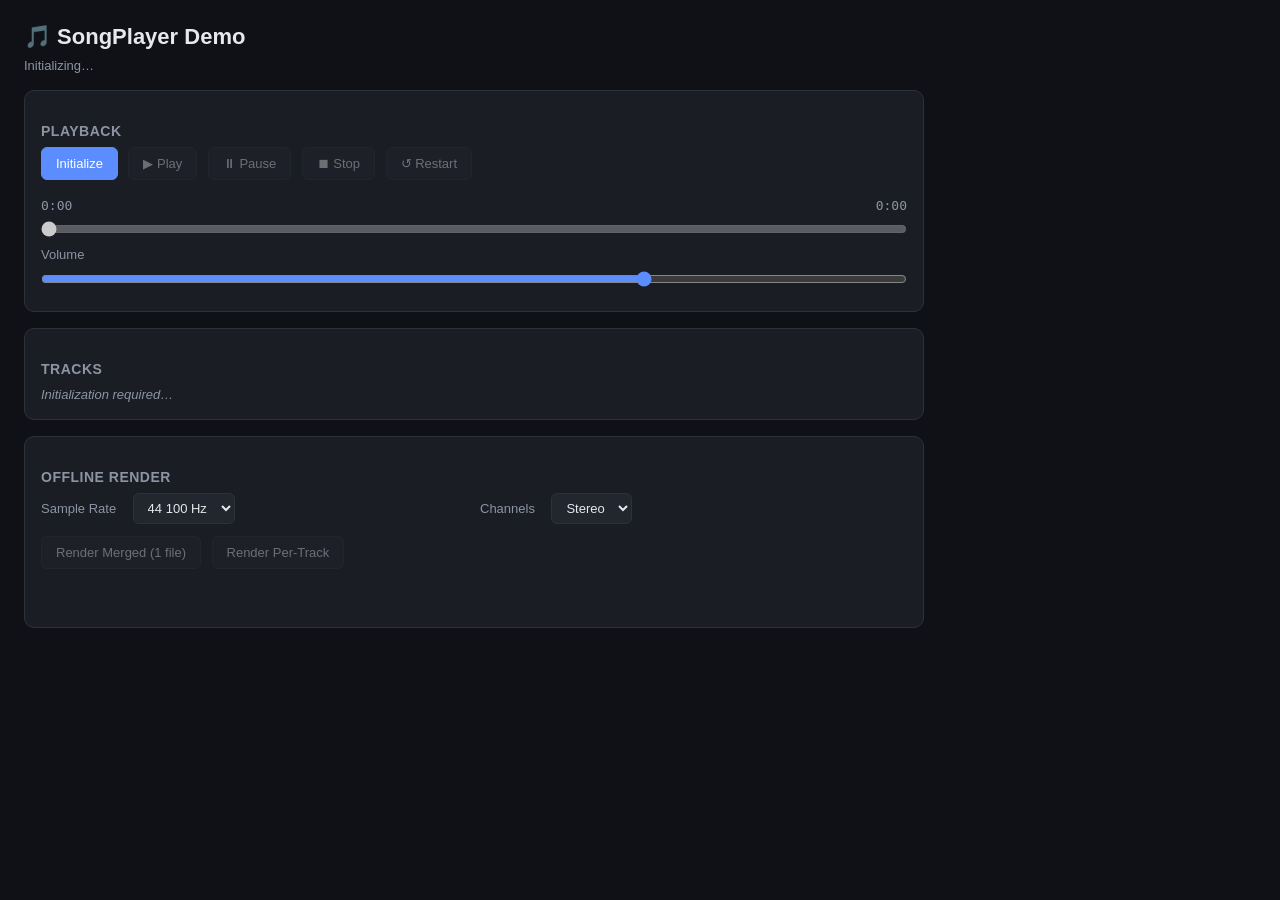
<file: timidity-player/song-player-demo.html>
<!DOCTYPE html>
<html lang="en">
<head>
<meta charset="utf-8">
<title>SongPlayer Demo — MIDI + Audio Clips</title>
<style>
    :root {
        --bg: #0f1116;
        --panel: #1a1d24;
        --panel-2: #22262f;
        --border: #2c313b;
        --text: #e6e8ec;
        --muted: #8c94a3;
        --accent: #5c8dff;
        --accent-2: #4ade80;
    }
    * { box-sizing: border-box; }
    body {
        margin: 0;
        font-family: -apple-system, BlinkMacSystemFont, 'Segoe UI', Roboto, sans-serif;
        background: var(--bg);
        color: var(--text);
        padding: 24px;
        min-height: 100vh;
    }
    h1 { font-size: 22px; margin: 0 0 8px; }
    h3 { font-size: 14px; margin: 16px 0 8px; color: var(--muted); text-transform: uppercase; letter-spacing: 0.5px; }
    .panel {
        background: var(--panel);
        border: 1px solid var(--border);
        border-radius: 10px;
        padding: 16px;
        margin-bottom: 16px;
        max-width: 900px;
    }
    button {
        background: var(--panel-2);
        color: var(--text);
        border: 1px solid var(--border);
        padding: 8px 14px;
        border-radius: 6px;
        cursor: pointer;
        font-size: 13px;
        font-weight: 500;
        margin-right: 6px;
        margin-bottom: 6px;
        transition: 0.15s;
    }
    button:hover:not(:disabled) { background: #2c313b; border-color: #3d4350; }
    button:disabled { opacity: 0.4; cursor: not-allowed; }
    button.primary { background: var(--accent); border-color: var(--accent); color: #fff; }
    button.primary:hover:not(:disabled) { background: #4a7de8; }
    button.success { background: var(--accent-2); border-color: var(--accent-2); color: #052e13; }
    #status {
        font-size: 13px;
        color: var(--muted);
        margin-bottom: 12px;
        min-height: 20px;
    }
    #status.ok { color: var(--accent-2); }
    #status.err { color: #f87171; }
    input[type="range"] { width: 100%; margin: 8px 0; accent-color: var(--accent); }
    label { font-size: 13px; color: var(--muted); display: inline-block; margin-right: 12px; }
    select {
        background: var(--panel-2);
        color: var(--text);
        border: 1px solid var(--border);
        padding: 6px 10px;
        border-radius: 6px;
        font-size: 13px;
    }
    .time-row { display: flex; justify-content: space-between; font-family: ui-monospace, monospace; font-size: 13px; color: var(--muted); }
    .track {
        display: flex;
        align-items: center;
        gap: 10px;
        padding: 8px 10px;
        background: var(--panel-2);
        border: 1px solid var(--border);
        border-radius: 6px;
        margin-bottom: 6px;
        font-size: 13px;
    }
    .track .name { flex: 1; }
    .track .clips-count { color: var(--muted); font-size: 12px; }
    .track button { padding: 4px 10px; font-size: 12px; margin: 0; }
    .track button.active { background: var(--accent); border-color: var(--accent); color: #fff; }
    .render-item {
        display: flex;
        justify-content: space-between;
        align-items: center;
        padding: 8px 10px;
        background: var(--panel-2);
        border: 1px solid var(--border);
        border-radius: 6px;
        margin-bottom: 6px;
        font-size: 13px;
    }
    .render-item a { color: var(--accent); text-decoration: none; font-weight: 500; }
    .render-item a:hover { text-decoration: underline; }
    .grid { display: grid; grid-template-columns: 1fr 1fr; gap: 12px; }
    @media (max-width: 640px) { .grid { grid-template-columns: 1fr; } }
    code { background: var(--panel-2); padding: 2px 6px; border-radius: 4px; font-size: 12px; }
</style>
</head>
<body>

<h1>🎵 SongPlayer Demo</h1>
<div id="status">Initializing…</div>

<div class="panel">
    <h3>Playback</h3>
    <div>
        <button id="btn-init" class="primary">Initialize</button>
        <button id="btn-play" disabled>▶ Play</button>
        <button id="btn-pause" disabled>⏸ Pause</button>
        <button id="btn-stop" disabled>⏹ Stop</button>
        <button id="btn-restart" disabled>↺ Restart</button>
    </div>
    <div class="time-row" style="margin-top:12px">
        <span id="time-current">0:00</span>
        <span id="time-total">0:00</span>
    </div>
    <input type="range" id="seeker" min="0" max="100" step="0.01" value="0" disabled>
    <label>Volume</label>
    <input type="range" id="volume" min="0" max="100" value="70">
</div>

<div class="panel">
    <h3>Tracks</h3>
    <div id="tracks"><em style="color:var(--muted);font-size:13px">Initialization required…</em></div>
</div>

<div class="panel">
    <h3>Offline Render</h3>
    <div class="grid">
        <div>
            <label>Sample Rate</label>
            <select id="render-sr">
                <option value="22050">22 050 Hz</option>
                <option value="44100" selected>44 100 Hz</option>
                <option value="48000">48 000 Hz</option>
                <option value="96000">96 000 Hz</option>
            </select>
        </div>
        <div>
            <label>Channels</label>
            <select id="render-ch">
                <option value="stereo" selected>Stereo</option>
                <option value="mono">Mono</option>
            </select>
        </div>
    </div>
    <div style="margin-top:12px">
        <button id="btn-render-merged" disabled>Render Merged (1 file)</button>
        <button id="btn-render-tracks" disabled>Render Per-Track</button>
    </div>
    <div id="render-progress" style="font-size:12px;color:var(--muted);margin-top:8px;min-height:16px"></div>
    <div id="renders" style="margin-top:12px"></div>
</div>

<!-- 1) Set patchUrlBase BEFORE loading TimidityPlayer's scripts -->
<script>
    window.patchUrlBase = 'http://localhost/cipta-lagu/composer/gus-patch';
</script>

<!-- 2) TimidityPlayer (WASM + wrapper) -->
<script src="timidity-player.min.js"></script>
<script src="libtimidity.min.js"></script>

<!-- 3) SongPlayer -->
<script src="song-player.js"></script>

<script>
/* ------------------------------------------------------------------ */
/*  Utilities                                                          */
/* ------------------------------------------------------------------ */
const $ = (id) => document.getElementById(id);
const setStatus = (msg, type = '') => {
    const s = $('status');
    s.textContent = msg;
    s.className = type;
};
const fmt = (sec) => {
    if (isNaN(sec) || sec < 0) return '0:00';
    const m = Math.floor(sec / 60), s = Math.floor(sec % 60);
    return m + ':' + String(s).padStart(2, '0');
};
const encodeVLQ = (v) => {
    const b = [v & 0x7F]; v >>>= 7;
    while (v > 0) { b.unshift((v & 0x7F) | 0x80); v >>>= 7; }
    return b;
};
const buildMidiFile = (tracks, division = 480) => {
    const parts = [];
    parts.push([0x4D, 0x54, 0x68, 0x64, 0, 0, 0, 6]);  // MThd
    parts.push([0, tracks.length > 1 ? 1 : 0, (tracks.length >> 8) & 0xFF, tracks.length & 0xFF]);
    parts.push([(division >> 8) & 0xFF, division & 0xFF]);
    for (const events of tracks) {
        const tr = [];
        let prev = 0;
        const sorted = [...events].sort((a, b) => (a.tick - b.tick) || ((a.order || 0) - (b.order || 0)));
        for (const ev of sorted) {
            tr.push(...encodeVLQ(ev.tick - prev), ...ev.bytes);
            prev = ev.tick;
        }
        const len = tr.length;
        parts.push([0x4D, 0x54, 0x72, 0x6B, (len >> 24) & 0xFF, (len >> 16) & 0xFF, (len >> 8) & 0xFF, len & 0xFF]);
        parts.push(tr);
    }
    const flat = [].concat(...parts);
    let bin = '';
    for (let i = 0; i < flat.length; i += 8192) bin += String.fromCharCode.apply(null, flat.slice(i, i + 8192));
    return 'data:audio/midi;base64,' + btoa(bin);
};

/* ------------------------------------------------------------------ */
/*  Demo MIDI (C major melody, 2 bars)                                 */
/* ------------------------------------------------------------------ */
function createDemoMidi() {
    const division = 480;
    const melody = [
        [60,240],[62,240],[64,240],[65,240],[67,240],[69,240],[71,240],[72,240],
        [72,240],[71,240],[69,240],[67,240],[65,240],[64,240],[62,240],[60,240],
        [60,120],[64,120],[67,120],[72,120],[67,120],[64,120],[60,240],
    ];
    const events = [];
    let tick = 0;
    events.push({ tick: 0, order: 0, bytes: [0xFF, 0x51, 0x03, 0x07, 0xA1, 0x20] }); // Tempo 120
    events.push({ tick: 0, order: 0, bytes: [0xFF, 0x58, 0x04, 0x04, 0x02, 0x18, 0x08] }); // 4/4
    events.push({ tick: 0, order: 0, bytes: [0xC0, 0x00] }); // Grand Piano
    for (const [note, dur] of melody) {
        events.push({ tick: tick,             order: 1, bytes: [0x90, note, 100] });
        events.push({ tick: tick + dur - 10,  order: 0, bytes: [0x80, note, 0] });
        tick += dur;
    }
    events.push({ tick: tick, order: 0, bytes: [0xFF, 0x2F, 0x00] });
    return buildMidiFile([events], division);
}

/* ------------------------------------------------------------------ */
/*  Demo audio assets (synthesized)                                    */
/* ------------------------------------------------------------------ */
async function generateDemoAssets(player) {
    const sr = 44100;

    // Kick drum
    {
        const ctx = new OfflineAudioContext(2, sr * 0.5, sr);
        const osc = ctx.createOscillator();
        const gain = ctx.createGain();
        osc.frequency.setValueAtTime(150, 0);
        osc.frequency.exponentialRampToValueAtTime(50, 0.15);
        gain.gain.setValueAtTime(0.85, 0);
        gain.gain.exponentialRampToValueAtTime(0.001, 0.4);
        osc.connect(gain).connect(ctx.destination);
        osc.start(0); osc.stop(0.4);
        player.setAudioAsset('kick', await ctx.startRendering());
    }

    // Snare (white noise)
    {
        const ctx = new OfflineAudioContext(2, sr * 0.5, sr);
        const buf = ctx.createBuffer(1, sr * 0.3, sr);
        const d = buf.getChannelData(0);
        for (let i = 0; i < d.length; i++) d[i] = Math.random() * 2 - 1;
        const src = ctx.createBufferSource();
        src.buffer = buf;
        const hp = ctx.createBiquadFilter(); 
        hp.type = 'highpass'; hp.frequency.value = 800;
        const gain = ctx.createGain();
        gain.gain.setValueAtTime(0.6, 0);
        gain.gain.exponentialRampToValueAtTime(0.001, 0.2);
        src.connect(hp).connect(gain).connect(ctx.destination);
        src.start(0);
        player.setAudioAsset('snare', await ctx.startRendering());
    }

    // Bass (saw + lowpass)
    {
        const ctx = new OfflineAudioContext(2, sr * 1.2, sr);
        const osc = ctx.createOscillator();
        osc.type = 'sawtooth'; 
        osc.frequency.value = 110;
        const filter = ctx.createBiquadFilter(); 
        filter.type = 'lowpass'; 
        filter.frequency.value = 500;
        const gain = ctx.createGain();
        gain.gain.setValueAtTime(0, 0);
        gain.gain.linearRampToValueAtTime(0.35, 0.05);
        gain.gain.setValueAtTime(0.35, 0.9);
        gain.gain.linearRampToValueAtTime(0, 1.1);
        osc.connect(filter).connect(gain).connect(ctx.destination);
        osc.start(0); osc.stop(1.1);
        player.setAudioAsset('bass', await ctx.startRendering());
    }

    // Pad (three sines)
    {
        const ctx = new OfflineAudioContext(2, sr * 3, sr);
        for (const f of [220, 277.18, 329.63]) {
            const osc = ctx.createOscillator(); osc.type = 'sine'; 
            osc.frequency.value = f;
            const g = ctx.createGain(); 
            g.gain.value = 0.12;
            osc.connect(g).connect(ctx.destination);
            osc.start(0);
        }
        player.setAudioAsset('pad', await ctx.startRendering());
    }
}

/* ------------------------------------------------------------------ */
/*  Demo tracks                                                        */
/* ------------------------------------------------------------------ */
function buildDemoTracks() {
    const T = 480; // one quarter-note at division=480
    return [
        {
            id: 'drums', name: '🥁 Drums', muted: false, solo: false,
            clips: [
                { id: 'k1', audioAssetId: 'kick',  startTick: 0,    trimmedDurationTicks: 240, trimStartOffsetTicks: 0, volume: 1.0 },
                { id: 'k2', audioAssetId: 'kick',  startTick: 960,  trimmedDurationTicks: 240, trimStartOffsetTicks: 0, volume: 1.0 },
                { id: 's1', audioAssetId: 'snare', startTick: 480,  trimmedDurationTicks: 240, trimStartOffsetTicks: 0, volume: 0.7 },
                { id: 's2', audioAssetId: 'snare', startTick: 1440, trimmedDurationTicks: 240, trimStartOffsetTicks: 0, volume: 0.7 },
            ],
        },
        {
            id: 'bass', name: '🎸 Bass', muted: false, solo: false,
            clips: [{
                id: 'b1', audioAssetId: 'bass',
                startTick: 0, trimmedDurationTicks: 1920, trimStartOffsetTicks: 0,
                volume: 0.9,
                fadeIn:  { enable: true, from: 0.0, to: 0.1,  shape: 'linear' },
                fadeOut: { enable: true, from: 1.7, to: 1.95, shape: 'linear' },
            }],
        },
        {
            id: 'pad', name: '✨ Pad', muted: false, solo: false,
            clips: [{
                id: 'p1', audioAssetId: 'pad',
                startTick: 960, trimmedDurationTicks: 2880, trimStartOffsetTicks: 0,
                volume: 0.55,
                fadeIn:  { enable: true, from: 0.0, to: 0.6, shape: 'easeIn'  },
                fadeOut: { enable: true, from: 2.3, to: 2.9, shape: 'easeOut' },
            }],
        },
    ];
}

/* ------------------------------------------------------------------ */
/* Demo state & wiring                                                */
/* ------------------------------------------------------------------ */
let player = null;
let isDraggingSeeker = false;
let currentSeekValue = 0;

function renderTracksUI() {
    const container = $('tracks');
    if (!player) return;
    container.innerHTML = '';
    for (let i = 0; i < player.audioTracks.length; i++) {
        const t = player.audioTracks[i];
        const div = document.createElement('div');
        div.className = 'track';
        div.innerHTML = `
            <span class="name">${t.name}</span>
            <span class="clips-count">${(t.clips || []).length} clip${(t.clips || []).length === 1 ? '' : 's'}</span>
            <button data-mute="${i}" class="${t.muted ? 'active' : ''}">Mute</button>
            <button data-solo="${i}" class="${t.solo ? 'active' : ''}">Solo</button>
        `;
        container.appendChild(div);
    }
    container.querySelectorAll('button[data-mute]').forEach(btn => {
        btn.onclick = () => {
            const i = +btn.dataset.mute;
            player.audioTracks[i].muted = !player.audioTracks[i].muted;
            renderTracksUI();
        };
    });
    container.querySelectorAll('button[data-solo]').forEach(btn => {
        btn.onclick = () => {
            const i = +btn.dataset.solo;
            player.audioTracks[i].solo = !player.audioTracks[i].solo;
            renderTracksUI();
        };
    });
}

function updateTotalTime() {
    if (!player) return;
    const dur = player.getSongDuration();
    $('time-total').textContent = fmt(dur);
    $('seeker').max = dur || 100;
}

/* ---- Initialize ---- */
$('btn-init').onclick = async () => {
    $('btn-init').disabled = true;
    try {
        setStatus('Creating SongPlayer…');
        player = new SongPlayer({
            patchUrlBase: window.patchUrlBase,
            bufferSize: 4096,
            sampleRate: 44100,
        });

        setStatus('Initializing audio context + WASM…');
        await player.init();

        setStatus('Synthesizing demo audio assets…');
        await generateDemoAssets(player);

        setStatus('Registering audio tracks…');
        player.setAudioTracks(buildDemoTracks());

        setStatus('Loading demo MIDI…');
        await player.load(createDemoMidi());

        renderTracksUI();
        updateTotalTime();
        setStatus(`✅ Ready — song duration ${fmt(player.getSongDuration())}`, 'ok');

        // Enable controls
        ['btn-play','btn-pause','btn-stop','seeker','btn-render-merged','btn-render-tracks', 'btn-restart']
            .forEach(id => $(id).disabled = false);

        /* Wire events */
        player.on('onPlaying', (tick, sec) => {
            if (isDraggingSeeker) return;
            $('seeker').value = sec;
            $('time-current').textContent = fmt(sec);
        });
        player.on('onPause', () => setStatus('⏸ Paused'));
        player.on('onStop',  () => {
            setStatus('⏹ Stopped');
            $('seeker').value = 0;
            $('time-current').textContent = '0:00';
        });
        player.on('onEnded', () => setStatus('🏁 Song ended'));
        player.on('onInstrumentLoading', (loaded, total) => {
            setStatus(`Loading instruments ${loaded}/${total}…`);
        });

    } catch (err) {
        console.error(err);
        setStatus('❌ ' + (err.message || err), 'err');
        $('btn-init').disabled = false;
    }
};

/* ---- Playback ---- */
$('btn-play').onclick = async () => {
    if (!player) return;

    // A) Sedang bermain → ignore.
    if (player.playingInterval !== null && !player.isPaused && player.songPtr !== 0) {
        setStatus('▶ Already playing');
        return;
    }

    // B) Pause di tengah lagu → resume saja.
    if (player.isPaused && player.songPtr !== 0) {
        await player.resume();
        setStatus('▶ Resumed');
        return;
    }

    // C) Fresh start / setelah lagu selesai → play(0) akan reload bila perlu.
    await player.resume();
    await player.play(0);   // <-- await, karena play() sekarang async
    setStatus('▶ Playing…');
};

$('btn-pause').onclick = () => {
    if (!player) return;
    player.pause();
    setStatus('⏸ Paused');
};

$('btn-stop').onclick = () => {
    if (!player) return;
    player.seek(0);
    player.pause();
    $('seeker').value = 0;
    $('time-current').textContent = '0:00';
    setStatus('⏹ Stopped');
};

/* ---- Seeker ---- */
$('seeker').addEventListener('input', (e) => {
    isDraggingSeeker = true;
    $('time-current').textContent = fmt(parseFloat(e.target.value));
});
$('seeker').addEventListener('change', (e) => {
    isDraggingSeeker = false;
    player?.seek(parseFloat(e.target.value));
});

/* ---- Volume ---- */
$('volume').addEventListener('input', (e) => {
    player?.setMasterVolume(parseInt(e.target.value) / 100);
});
$('btn-restart').onclick = async () => {
    if (!player) return;
    setStatus('↺ Restarting…');
    await player.restart();
    setStatus('▶ Playing…');
};
// jangan lupa enable di bagian init:
// ['btn-play','btn-pause','btn-stop','btn-restart','seeker', ...]

/* ---- Render ---- */
function addRenderResult(name, blob, type) {
    const div = document.createElement('div');
    div.className = 'render-item';
    const url = URL.createObjectURL(blob);
    const size = (blob.size / 1024).toFixed(1);
    div.innerHTML = `<span>${name} <em style="color:var(--muted);font-style:normal">(${size} KB)</em></span>
                     <a href="${url}" download="${name.replace(/\s+/g,'_')}.wav">⬇ Download</a>`;
    $('renders').appendChild(div);
}

$('btn-render-merged').onclick = async () => {
    if (!player) return;
    $('btn-render-merged').disabled = true;
    $('renders').innerHTML = '';
    try {
        const sr = +$('render-sr').value;
        const ch = $('render-ch').value;
        setStatus('Rendering merged…');
        const blob = await player.render({
            mode: 'merged',
            sampleRate: sr,
            channels: ch,
            onProgress: (pct, lbl) => $('render-progress').textContent = `${pct}% — ${lbl}`,
        });
        addRenderResult(`Merged (${ch}, ${sr} Hz)`, blob, 'merged');
        setStatus('✅ Merged render complete', 'ok');
    } catch (e) {
        console.error(e);
        setStatus('❌ Render failed: ' + (e.message || e), 'err');
    } finally {
        $('btn-render-merged').disabled = false;
        setTimeout(() => $('render-progress').textContent = '', 4000);
    }
};

$('btn-render-tracks').onclick = async () => {
    if (!player) return;
    $('btn-render-tracks').disabled = true;
    $('renders').innerHTML = '';
    try {
        const sr = +$('render-sr').value;
        const ch = $('render-ch').value;
        setStatus('Rendering per-track…');
        const results = await player.render({
            mode: 'per-track',
            sampleRate: sr,
            channels: ch,
            onProgress: (pct, lbl) => $('render-progress').textContent = `${pct}% — ${lbl}`,
        });
        for (const r of results) addRenderResult(`[${r.type}] ${r.name}`, r.blob, r.type);
        setStatus(`✅ Rendered ${results.length} tracks`, 'ok');
    } catch (e) {
        console.error(e);
        setStatus('❌ Render failed: ' + (e.message || e), 'err');
    } finally {
        $('btn-render-tracks').disabled = false;
        setTimeout(() => $('render-progress').textContent = '', 4000);
    }
};
</script>
</body>
</html>
</file>
<file: assets/css/shared.css>
* {
    box-sizing: border-box;
    scrollbar-color: var(--border, var(--line, #30363d)) var(--bg, #080f1e);
    scrollbar-width: thin;
}

:root {
    color-scheme: dark;
    --sidebar-width: 310px;
    --sidebar-width-compact: 260px;
}

*::-webkit-scrollbar {
    width: 10px;
    height: 10px;
}

*::-webkit-scrollbar-track {
    background: var(--bg, #080f1e);
}

*::-webkit-scrollbar-thumb {
    background: var(--border, var(--line, #30363d));
    border: 2px solid var(--bg, #080f1e);
    border-radius: 6px;
}

*::-webkit-scrollbar-thumb:hover {
    background: var(--dim, #64748b);
}

body {
    margin: 0;
}

header {
    display: flex;
    align-items: center;
}

button,
input,
select,
textarea {
    font: inherit;
}

button,
.btn {
    display: inline-flex;
    align-items: center;
    justify-content: center;
    gap: .4em;
    padding: 6px 12px;
    color: var(--fg, var(--text, #e2e8f0));
    background: var(--panel2, var(--card2, #111c33));
    border: 1px solid var(--border, var(--line, #30363d));
    border-radius: 5px;
    font-size: 12px;
    cursor: pointer;
    text-decoration: none;
    transition: background-color .15s ease, border-color .15s ease, color .15s ease;
}

button:hover:not(:disabled):not([aria-pressed="true"]):not(.primary):not(.success):not(.danger):not(.active):not(.icon-btn):not(.number-spinner-button):not(.preset-array-remove):not(.preset-array-add):not(.dialog-close),
.btn:hover:not(:disabled):not([aria-pressed="true"]):not(.primary):not(.success):not(.danger):not(.active) {
    background: #252d3d;
    border-color: var(--accent, #38bdf8);
}

button.danger:hover:not(:disabled),
.btn.danger:hover:not(:disabled),
.preset-array-remove:hover:not(:disabled) {
    background: var(--danger, var(--bad, #f87171));
    border-color: var(--danger, var(--bad, #f87171));
    color: #000;
}

button:active:not(:disabled):not(.icon-btn):not(.number-spinner-button),
.btn:active:not(:disabled) {
    transform: translateY(1px);
}

button:disabled,
.btn:disabled {
    opacity: .45;
    cursor: not-allowed;
}

button:focus-visible,
.btn:focus-visible {
    outline: 2px solid var(--accent, #38bdf8);
    outline-offset: 2px;
}

input:not([type]),
input[type="text"],
input[type="search"],
input[type="number"],
input[type="email"],
input[type="password"],
input[type="url"],
input[type="tel"],
input[type="date"],
input[type="time"],
input[type="month"],
input[type="week"],
input[type="datetime-local"],
textarea,
select {
    width: 100%;
    min-width: 0;
    padding: 7px 10px;
    font-size: 13px;
    color: var(--fg, var(--text, #e2e8f0));
    background-color: var(--bg, #080f1e);
    border: 1px solid var(--border, var(--line, #30363d));
    border-radius: 5px;
    outline: none;
    transition: border-color .15s ease;
}

textarea {
    display: block;
    resize: vertical;
    line-height: 1.45;
}

input:not([type]),
input[type="text"],
input[type="search"] {
    height: 31px;
    padding: 5px 8px;
}

input:not([type]):focus,
input[type="text"]:focus,
input[type="search"]:focus,
input[type="number"]:focus,
input[type="email"]:focus,
input[type="password"]:focus,
input[type="url"]:focus,
input[type="tel"]:focus,
input[type="date"]:focus,
input[type="time"]:focus,
input[type="month"]:focus,
input[type="week"]:focus,
input[type="datetime-local"]:focus,
textarea:focus,
select:focus {
    border-color: var(--accent, #38bdf8);
}

input:not([type]):focus-visible,
input[type="text"]:focus-visible,
input[type="search"]:focus-visible,
input[type="number"]:focus-visible,
input[type="email"]:focus-visible,
input[type="password"]:focus-visible,
input[type="url"]:focus-visible,
input[type="tel"]:focus-visible,
input[type="date"]:focus-visible,
input[type="time"]:focus-visible,
input[type="month"]:focus-visible,
input[type="week"]:focus-visible,
input[type="datetime-local"]:focus-visible,
textarea:focus-visible,
select:focus-visible {
    outline: none;
}

input[type="checkbox"],
input[type="radio"] {
    accent-color: var(--accent, #38bdf8);
}

select:not([multiple]) {
    appearance: none;
    padding-right: 30px;
    color-scheme: dark;
    background-image: url("data:image/svg+xml,%3Csvg xmlns='http://www.w3.org/2000/svg' viewBox='0 0 12 12'%3E%3Cpath d='m3 4.5 3 3 3-3' fill='none' stroke='%2394a3b8' stroke-width='1.5' stroke-linecap='round' stroke-linejoin='round'/%3E%3C/svg%3E");
    background-repeat: no-repeat;
    background-position: right 8px center;
    background-size: 12px 12px;
    cursor: pointer;
}

option {
    color: var(--fg, var(--text, #e2e8f0));
    background-color: var(--bg, #080f1e);
}

.modal-overlay {
    position: fixed;
    inset: 0;
    z-index: 1000;
    display: flex;
    align-items: center;
    justify-content: center;
    padding: 16px;
    background: rgba(2, 6, 23, .3);
    backdrop-filter: blur(1px);
}

.modal-overlay[hidden] {
    display: none;
}

dialog,
.modal-panel {
    width: min(420px, calc(100vw - 32px));
    max-height: calc(100dvh - 48px);
    padding: 0;
    color: var(--text, var(--fg, #e2e8f0));
    background: var(--card, var(--panel, #161b22));
    border: 1px solid var(--line, var(--border, #30363d));
    border-radius: 12px;
    box-shadow: 0 24px 80px rgba(0, 0, 0, .55);
    overflow: hidden;
}

dialog {
    position: fixed;
    left: 50%;
    top: 50%;
    transform: translate(-50%, -50%);
    margin: 0;
}

dialog::backdrop {
    background: rgba(2, 6, 23, .3);
    backdrop-filter: blur(1px);
}

.modal-panel,
.dialog-content,
.modal-content {
    display: flex;
    flex-direction: column;
}

.dialog-content,
.modal-content {
    flex: 1;
    min-height: 0;
}

.dialog-content {
    max-height: calc(100dvh - 50px);
}

.modal-header,
.dialog-header {
    display: flex;
    flex: none;
    align-items: center;
    justify-content: space-between;
    flex-wrap: nowrap;
    gap: 8px;
    padding: 14px 18px;
    font-size: 13px;
    background: var(--card, var(--panel, #161b22));
    border-bottom: 1px solid var(--line, var(--border, #30363d));
}

.modal-header h2,
.dialog-header h2,
.dialog-content h2 {
    flex: 1;
    min-width: 0;
    margin: 0;
    color: var(--text, var(--fg, #e2e8f0));
    font-size: 16px;
    font-weight: 600;
}

.modal-body,
.dialog-body {
    flex: 1;
    min-height: 0;
    overflow-y: auto;
    padding: 16px 18px;
}

.modal-footer,
.dialog-footer {
    display: flex;
    flex: none;
    justify-content: flex-end;
    gap: 8px;
    padding: 12px 18px;
    border-top: 1px solid var(--line, var(--border, #30363d));
}

.project-creation-options {
    display: grid;
    gap: 8px;
    min-width: 0;
    margin: 0 0 14px;
    padding: 0;
    border: 0;
}

.project-creation-options legend {
    margin-bottom: 8px;
    color: var(--dim, #64748b);
    font-size: 10px;
    letter-spacing: .05em;
    text-transform: uppercase;
}

.project-creation-option {
    display: flex;
    align-items: flex-start;
    gap: 9px;
    padding: 10px;
    border: 1px solid var(--line, #1e2d4a);
    border-radius: 8px;
    cursor: pointer;
}

.project-creation-option:has(input:checked) {
    border-color: var(--accent, #38bdf8);
    background: color-mix(in srgb, var(--accent, #38bdf8) 8%, transparent);
}

.project-creation-option input {
    flex: none;
    margin: 2px 0 0;
    accent-color: var(--accent, #38bdf8);
}

.project-creation-option > span {
    display: grid;
    gap: 3px;
    min-width: 0;
}

.project-creation-option strong {
    font-size: 12px;
}

.project-creation-option-description {
    color: var(--dim, #64748b);
    font-size: 11px;
    line-height: 1.4;
}

.project-date-fields {
    gap: 12px;
}

.project-description-field textarea {
    min-height: 60px;
}

.dialog-header,
.dialog-footer {
    touch-action: none;
    cursor: default;
}

.dialog-header > *,
.dialog-footer > * {
    cursor: inherit;
}

.dialog-header button,
.dialog-footer button {
    cursor: default;
}

.dialog-close {
    display: grid;
    flex: 0 0 21px;
    place-items: center;
    width: 21px;
    height: 21px;
    margin-right: -6px;
    padding: 0;
    color: var(--dim, #64748b);
    background: transparent;
    border: 0;
    cursor: pointer;
}

.dialog-close:hover {
    color: var(--fg, var(--text, #e2e8f0));
    background: transparent;
    cursor: pointer;
}

.dialog-close svg {
    width: 14px;
    height: 14px;
    fill: none;
    stroke: currentColor;
    stroke-width: 1.8;
    stroke-linecap: round;
}

.dialog-content p {
    color: var(--dim, #64748b);
    line-height: 1.5;
}

.dialog-content label {
    display: block;
    margin: 12px 0 5px;
    color: var(--dim, #64748b);
    font-size: 12px;
}

.dialog-content input {
    width: 100%;
}

.sample-modal-panel {
    width: min(900px, 100%);
    max-height: min(90dvh, 900px);
}

.sample-modal-panel .subhead {
    margin-bottom: 8px;
}

.sample-source-grid {
    display: grid;
    grid-template-columns: repeat(3, minmax(0, 1fr));
    gap: 12px;
}

.sample-source-card,
.sample-preview {
    min-width: 0;
    padding: 14px;
    border: 1px solid var(--line, var(--border, #30363d));
    border-radius: 9px;
    background: var(--bg, #080f1e);
}

.sample-source-card h3 {
    margin-right: 20px;
}

.sample-source-card h3,
.sample-preview h3 {
    margin: 0 0 8px;
    font-size: 12px;
}

.sample-source-card .btn {
    width: 100%;
    margin-top: 12px;
}

.sample-source-status {
    min-height: 18px;
    margin-top: 8px;
    color: var(--muted, var(--dim, #64748b));
    font-size: 11px;
    overflow-wrap: anywhere;
}

.sample-record-controls {
    display: flex;
    align-items: center;
    gap: 6px;
}

.sample-record-controls .btn {
    flex: 1;
    width: auto;
    margin-top: 12px;
}

.sample-record-controls .pill {
    flex: none;
}

.sample-preview {
    margin-top: 14px;
}

.sample-preview output {
    min-height: 30px;
    padding: 7px;
    border: 1px solid var(--line, var(--border, #30363d));
    border-radius: 6px;
    background: var(--bg, #080f1e);
    color: var(--text, var(--fg, #e2e8f0));
    font-size: 11px;
}

.sample-preview > h3:not(:first-child) {
    margin-top: 16px;
}

.modal-header button.icon-btn {
    width: 22px;
    height: 22px;
    padding: 0 !important;
}

.modal-message {
    margin: 0 0 6px;
    color: var(--dim, #64748b);
    font-size: 12px;
    line-height: 1.5;
}

.alert-message {
    white-space: pre-wrap;
}

.modal-actions,
.dialog-actions {
    display: flex;
    justify-content: flex-end;
    gap: 8px;
    margin-left: auto;
}

.modal-error,
.dialog-error {
    min-height: 18px;
    margin-top: 6px;
    color: var(--danger, var(--bad, #f87171));
    font-size: 12px;
}

.modal-actions {
    margin-top: 16px;
}

.freq-map-modal {
    width: min(900px, 100%);
}

.bank-breakdown-modal {
    width: min(500px, 100%);
}

.modal-field-spaced {
    margin-top: 14px;
}

.midi-timeline-panel {
    width: 95vw !important;
    max-width: 1600px !important;
    display: flex !important;
    flex-direction: column !important;
}

.midi-timeline-panel .modal-content {
    height: 100%;
}

.midi-timeline-panel .modal-body {
    display: flex;
    flex-direction: column;
    padding: 12px;
}

.gm-map-modal {
    width: min(640px, 94vw);
}

.drum-kit-preview-panel {
    width: min(680px, 94vw);
    max-height: 90dvh;
}

.drum-pads-panel {
    width: min(980px, 96vw);
    max-height: 92dvh;
}

.modal-overlay textarea::placeholder {
    color: rgba(255, 255, 255, .4);
}

input[type="number"][data-custom-spinner="true"] {
    appearance: textfield;
    -moz-appearance: textfield;
}

input[type="number"][data-custom-spinner="true"]::-webkit-inner-spin-button,
input[type="number"][data-custom-spinner="true"]::-webkit-outer-spin-button {
    appearance: none;
    -webkit-appearance: none;
    margin: 0;
}

input[type="range"] {
    appearance: none;
    -webkit-appearance: none;
    display: block;
    width: 100%;
    min-width: 0;
    height: 24px;
    margin: 0;
    padding: 0;
    border: 0;
    border-radius: 0;
    background: transparent;
    cursor: pointer;
    touch-action: pan-y;
}

input[type="range"]::-webkit-slider-runnable-track {
    height: 6px;
    border: 1px solid #30415f;
    border-radius: 999px;
    background: linear-gradient(90deg, rgba(56, 189, 248, .16), rgba(167, 139, 250, .12)), #080f1e;
    box-shadow: inset 0 1px 2px rgba(0, 0, 0, .45);
}

input[type="range"]::-moz-range-track {
    height: 4px;
    border: 1px solid #30415f;
    border-radius: 999px;
    background: linear-gradient(90deg, rgba(56, 189, 248, .16), rgba(167, 139, 250, .12)), #080f1e;
    box-shadow: inset 0 1px 2px rgba(0, 0, 0, .45);
}

input[type="range"]::-moz-range-progress {
    height: 4px;
    border-radius: 999px;
    background: linear-gradient(90deg, var(--accent, #38bdf8), var(--accent2, #a78bfa));
}

input[type="range"]::-webkit-slider-thumb {
    appearance: none;
    -webkit-appearance: none;
    width: 16px;
    height: 16px;
    margin-top: -6px;
    border: 2px solid #e0f2fe;
    border-radius: 50%;
    background: linear-gradient(135deg, var(--accent, #38bdf8), var(--accent2, #a78bfa));
    box-shadow: 0 0 0 3px rgba(56, 189, 248, .12), 0 2px 5px rgba(0, 0, 0, .4);
    transition: box-shadow .15s ease, transform .15s ease;
}

input[type="range"]::-moz-range-thumb {
    width: 16px;
    height: 16px;
    border: 2px solid #e0f2fe;
    border-radius: 50%;
    background: linear-gradient(135deg, var(--accent, #38bdf8), var(--accent2, #a78bfa));
    box-shadow: 0 0 0 3px rgba(56, 189, 248, .12), 0 2px 5px rgba(0, 0, 0, .4);
    transition: box-shadow .15s ease, transform .15s ease;
}

input[type="range"]:hover::-webkit-slider-thumb,
input[type="range"]:hover::-moz-range-thumb {
    box-shadow: 0 0 0 5px rgba(56, 189, 248, .18), 0 2px 7px rgba(0, 0, 0, .45);
}

input[type="range"]:active::-webkit-slider-thumb,
input[type="range"]:active::-moz-range-thumb {
    transform: scale(1.08);
}

input[type="range"]:focus-visible {
    outline: none;
    border-radius: 999px;
}

input[type="range"]:disabled {
    cursor: not-allowed;
    opacity: .45;
}

.number-input-wrap {
    display: grid;
    grid-template-columns: minmax(0, 1fr) 22px;
    grid-template-rows: 1fr 1fr;
    width: 100%;
    min-width: 0;
    overflow: hidden;
    background: var(--bg, #080f1e);
    border: 1px solid var(--border, var(--line, #30363d));
    border-radius: 5px;
    transition: border-color .15s ease;
}

.number-input-wrap:focus-within {
    border-color: var(--accent, #38bdf8);
}

.number-input-wrap > input[type="number"] {
    grid-column: 1;
    grid-row: 1 / span 2;
    width: 100%;
    min-width: 0;
    min-height: 29px;
    padding: 5px 8px;
    color: var(--fg, var(--text, #e2e8f0));
    background: transparent;
    border: 0;
    border-radius: 0;
}

.number-spinner-button {
    display: grid;
    grid-column: 2;
    min-width: 0;
    min-height: 0;
    padding: 0;
    place-items: center;
    color: var(--dim, #64748b);
    background: var(--panel2, var(--card2, #111c33));
    border: 0;
    border-left: 1px solid var(--border, var(--line, #30363d));
    border-radius: 0;
    cursor: pointer;
}

.number-spinner-up {
    grid-row: 1;
    border-bottom: 1px solid var(--border, var(--line, #30363d));
}

.number-spinner-down {
    grid-row: 2;
}

.number-spinner-button::before {
    width: 0;
    height: 0;
    content: "";
    border-right: 4px solid transparent;
    border-left: 4px solid transparent;
}

.number-spinner-up::before {
    border-bottom: 4px solid currentColor;
}

.number-spinner-down::before {
    border-top: 4px solid currentColor;
}

.number-spinner-button:hover:not(:disabled) {
    color: var(--accent, #38bdf8);
    background: var(--panel2, var(--card2, #111c33));
    border-color: var(--border, var(--line, #30363d));
}

.number-spinner-button:focus-visible {
    position: relative;
    z-index: 1;
    outline: 1px solid var(--accent, #38bdf8);
    outline-offset: -2px;
}

.number-spinner-button:disabled {
    cursor: not-allowed;
    opacity: .45;
}

@media (max-width: 640px) {
    .sample-source-grid {
        grid-template-columns: 1fr;
    }

    .sample-modal-panel .grid.g6 {
        grid-template-columns: repeat(3, minmax(0, 1fr));
    }
}

@media (max-width: 560px) {
    .drum-pads-panel .modal-footer {
        flex-wrap: wrap;
    }
}
</file>
<file: JSGUS/style.css>
:root {
    --bg: #0d1117;
    --panel: #161b22;
    --panel2: #1c2330;
    --border: #30363d;
    --fg: #e6edf3;
    --dim: #8b949e;
    --accent: #58a6ff;
    --accent2: #3fb950;
    --warn: #d29922;
    --danger: #f85149;
}

body {
    font-family: 'Segoe UI', system-ui, -apple-system, sans-serif;
    background: var(--bg);
    color: var(--fg);
    height: 100dvh;
    display: flex;
    flex-direction: column;
}

header {
    padding: 18px 24px;
    border-bottom: 1px solid var(--border);
    background: linear-gradient(180deg, #1c2330, #0d1117);
    gap: 16px;
    flex-wrap: wrap;
}

header h1 {
    font-size: 18px;
    margin: 0;
    font-weight: 600;
    display: flex;
    align-items: center;
    gap: 8px;
}

.button-area {
    margin-left: auto;
    text-align: right;
}

.about-dialog-body {
    font-size: 12px;
}

dialog .dialog-header,
dialog .dialog-footer {
    cursor: grab;
    touch-action: none;
    user-select: none;
}

dialog.is-dragging .dialog-header,
dialog.is-dragging .dialog-footer {
    cursor: grabbing;
}

.dialog-close svg {
    width: 18px;
    height: 18px;
}

.dialog-body:not(.about-dialog-body) p {
    font-size: 14px;
}

.dialog-content .midi-render-trim-option {
    display: flex;
    align-items: center;
    gap: 8px;
    margin: 14px 0 0;
    color: var(--fg);
}

.dialog-content .midi-render-trim-option input[type="checkbox"] {
    width: 16px;
    height: 16px;
    flex: 0 0 16px;
    margin: 0;
}

.dialog-content .midi-render-trim-help {
    margin: 4px 0 0;
    font-size: 12px;
}

.about-website-link,
.about-website-link:hover {
    color: var(--accent);
    text-decoration: none;
}

.about-website-link:focus-visible {
    outline: 2px solid var(--accent);
    outline-offset: 3px;
}

.title-icon {
    width: 22px;
    height: 22px;
    flex: 0 0 22px;
    fill: none;
    stroke: currentColor;
    stroke-width: 1.8;
    stroke-linecap: round;
    stroke-linejoin: round;
}

.button-with-icon {
    display: inline-flex;
    align-items: center;
    justify-content: center;
    gap: 7px;
}

.button-icon {
    display: block;
    width: 16px;
    height: 16px;
    flex: 0 0 16px;
    fill: none;
    stroke: currentColor;
    stroke-width: 1.8;
    stroke-linecap: round;
    stroke-linejoin: round;
}

.button-icon[hidden] {
    display: none;
}

header .sub {
    color: var(--dim);
    font-size: 12px;
}

.controls {
    margin-left: auto;
    display: flex;
    gap: 8px;
    flex-wrap: wrap;
}

.project-controls {
    display: grid;
    grid-template-columns: repeat(2, minmax(0, 1fr));
    gap: 8px;
    margin-bottom: 14px;
    padding-bottom: 14px;
    border-bottom: 1px solid var(--border);
}

.project-controls label {
    grid-column: 1 / -1;
    color: var(--dim);
    font-size: 12px;
}

.project-controls select {
    grid-column: 1 / -1;
    width: 100%;
    min-width: 0;
    max-width: none;
    padding: 7px 10px;
    background-color: var(--bg);
    color: var(--fg);
    border: 1px solid var(--border);
    border-radius: 4px;
    font-size: 13px;
    font: inherit;
    font-size: 13px;
}

.project-controls button {
    min-width: 0;
    padding-right: 6px;
    padding-left: 6px;
}

.project-edit-fields {
    display: grid;
    gap: 12px;
}

.project-edit-fields label {
    display: block;
    margin-bottom: 5px;
    color: var(--dim);
    font-size: 12px;
}


.project-archive-tools {
    grid-column: 1 / -1;
    padding-top: 8px;
    border-top: 1px solid var(--border);
}

.project-archive-tools summary {
    color: var(--dim);
    cursor: pointer;
    font-size: 12px;
    user-select: none;
}

.project-archive-actions {
    display: grid;
    grid-template-columns: repeat(2, minmax(0, 1fr));
    gap: 6px;
    margin-top: 8px;
}

.project-archive-actions button {
    min-width: 0;
    min-height: 32px;
    padding: 5px;
    font-size: 11px;
    line-height: 1.2;
    white-space: normal;
}

button.primary {
    background: var(--accent);
    color: #000;
    border-color: var(--accent);
    font-weight: 600;
}

button.primary:hover {
    background: #79b8ff;
}

button.success {
    background: var(--accent2);
    color: #000;
    border-color: var(--accent2);
    font-weight: 600;
}

button.success:hover {
    background: #56d364;
}

button.danger {
    border-color: var(--danger);
    color: var(--danger);
}

button.danger:hover:not(:disabled) {
    background: var(--danger);
    color: #000;
}

button.toggle-button[aria-pressed="true"] {
    background: var(--accent2);
    border-color: var(--accent2);
    color: #000;
    font-weight: 600;
}

button.toggle-button[aria-pressed="true"]:hover:not(:disabled):not(.primary):not(.success):not(.danger):not(.active):not(.icon-btn):not(.number-spinner-button):not(.preset-array-remove):not(.preset-array-add) {
    background: #56d364;
    border-color: var(--accent2);
    color: #000;
}

#btnMidiPlay {
    min-width: 85px;
}

#btnSequencerPlay {
    min-width: 85px;
}

#btnMidiControllerConnect {
    min-width: 88px;
}

#btnAutoApplyPreset {
    min-width: 120px;
}

#btnConfirmDeleteProject {
    min-width: 150px;
}

.layout {
    display: grid;
    grid-template-columns: var(--sidebar-width) minmax(0, 1fr);
    flex: 1;
    min-height: 0;
    height: auto;
}

aside {
    width: var(--sidebar-width);
    background: rgba(8, 13, 24, .45);
    border-right: 1px solid #1e2d4a;
    overflow-y: auto;
    padding: 12px;
}

.instrument-toolbar {
    position: sticky;
    top: -12px;
    z-index: 2;
    margin: -12px -12px 12px;
    padding: 12px;
    background: var(--bg);
    border-bottom: 1px solid #1e2d4a;
}

.instrument-tabs {
    display: grid;
    grid-template-columns: 1fr 1fr;
    gap: 4px;
    margin-bottom: 8px;
}

.instrument-tab {
    padding: 8px 6px;
    background: var(--panel2);
}

.instrument-tab.active {
    background: var(--accent);
    border-color: var(--accent);
    color: #000;
    font-weight: 600;
}

.instrument-list-panel[hidden] {
    display: none;
}

.instrument-search-wrap {
    margin-bottom: 0;
}

.instrument-search-wrap .search {
    margin-bottom: 0;
}

.instrument-search-controls {
    display: flex;
    align-items: stretch;
    gap: 6px;
}

.instrument-search-controls .search {
    flex: 1 1 auto;
    width: auto;
    min-width: 0;
}

.instrument-preset-filter {
    flex: 0 0 84px;
    min-width: 84px;
    padding: 8px 6px;
    white-space: nowrap;
}

.instrument-tab,
.instrument-preset-filter {
    height: 31px;
    padding-top: 0;
    padding-bottom: 0;
}

.search-empty {
    margin: 6px 0 8px;
    padding: 6px 8px;
    color: var(--dim);
    background: rgba(139, 148, 158, .08);
    border: 1px solid var(--border);
    border-radius: 5px;
    font-size: 11px;
    line-height: 1.4;
    text-align: center;
}

.family[hidden],
.inst[hidden] {
    display: none;
}

.search {
    width: 100%;
    padding: 8px 12px;
    background: var(--bg);
    color: var(--fg);
    border: 1px solid var(--border);
    border-radius: 6px;
    margin-bottom: 10px;
    font-family: inherit;
    font-size: 13px;
}

.family {
    font-size: 11px;
    text-transform: uppercase;
    letter-spacing: .5px;
    color: var(--dim);
    margin: 14px 0 6px;
    padding: 0 6px;
    font-weight: 600;
}

.inst {
    padding: 8px 12px;
    border-radius: 3px;
    cursor: pointer;
    font-size: 13px;
    display: grid;
    grid-template-columns: minmax(0, 1fr) 8px 3ch;
    column-gap: 8px;
    align-items: center;
    margin-bottom: 2px;
    transition: .12s;
}

.inst:hover {
    background: var(--panel2);
}

.inst.active {
    background: var(--accent);
    color: #000;
    font-weight: 600;
}

.inst .instrument-name {
    display: flex;
    align-items: center;
    gap: 7px;
    flex: 1;
    min-width: 0;
}

.inst .instrument-icon {
    display: inline-flex;
    align-items: center;
    justify-content: center;
    flex: 0 0 16px;
    width: 16px;
    height: 16px;
}

.inst .instrument-icon svg {
    display: block;
    width: 100%;
    height: 100%;
}

.inst .instrument-label {
    overflow: hidden;
    text-overflow: ellipsis;
    white-space: nowrap;
}

.inst .instrument-preset-status {
    width: 8px;
    height: 8px;
    border-radius: 50%;
    background: transparent;
}

.inst .instrument-preset-status.is-overridden {
    background: #c2185b;
}

.inst .num {
    width: 3ch;
    font-size: 11px;
    opacity: .6;
    font-variant-numeric: tabular-nums;
    text-align: right;
}

.inst.active .num {
    opacity: .75;
}

main {
    overflow-y: auto;
    min-width: 0;
    display: grid;
    grid-template-columns: minmax(0, 1fr) minmax(0, 1fr);
    grid-template-areas:
        "instrument midi"
        "log log";
    align-content: start;
    gap: 12px;
    padding: 12px;
}

.card {
    background: var(--panel);
    border: 1px solid var(--border);
    border-radius: 10px;
    padding: 12px;
    margin-bottom: 0;
}

.instrument-card {
    grid-area: instrument;
}

#instrument-name{
    display: grid;
    grid-template-columns: 1fr 1fr;
    gap: .5rem;
    align-items: center;
}

#instrument-name > *{
    min-width: 0;
}

#instrument-name h2,
#instrument-name .meta{
    overflow: hidden;
    text-overflow: ellipsis;
    white-space: nowrap;
}

#familyLabel{
    text-align: right;
}

.midi-card {
    grid-area: midi;
}

.log-card {
    grid-area: log;
}

.instrument-card canvas {
    height: 128px;
}

.preset-editor-section {
    margin-top: 16px;
    padding-top: 14px;
    border-top: 1px solid var(--border);
}

.preset-editor-section > .meta,
.midi-card > .meta {
    margin-bottom: 8px;
}

.midi-card .actions {
    gap: 6px;
    margin-top: 8px;
}

.midi-transport-row {
    display: grid;
    grid-template-columns: minmax(100px, 1fr) minmax(0, 2.4fr);
    align-items: start;
    gap: 14px;
    margin-top: 12px;
}

.midi-volume-control,
.midi-seek-control {
    min-width: 0;
}

.midi-volume-control label,
.midi-volume-label, .midi-seek-times {
    display: flex;
    align-items: center;
    justify-content: space-between;
    height: 20px;
    margin-bottom: 4px;
    color: var(--dim);
    font-size: 12px;
}

.midi-volume-control .midi-volume-icon {
    width: 20px;
    height: 20px;
    flex-basis: 20px;
    transform: translateY(2px);
}

.midi-volume-control output {
    text-align: right;
    font-variant-numeric: tabular-nums;
    color: var(--dim);
    font-size: 12px;
}

.midi-volume-control input,
.midi-seek-control input {
    width: 100%;
    min-width: 0;
}

.midi-seek-times {
    font-variant-numeric: tabular-nums;
}

@media (max-width: 420px) {
    .midi-transport-row {
        grid-template-columns: minmax(80px, 1fr) minmax(0, 1.8fr);
        gap: 8px;
    }
}

.midi-card .field {
    margin-top: 8px;
}

.live-waveform {
    margin-top: 12px;
    margin-bottom: 12px;
}

.live-waveform h3 {
    margin: 0 0 6px;
    color: var(--dim);
    font-size: 11px;
    font-weight: 600;
    text-transform: uppercase;
}

.live-waveform canvas {
    width: 100%;
    height: 160px;
    display: block;
    background: #0a0e14;
    border: 1px solid var(--border);
    border-radius: 6px;
}

.midi-mode-switch {
    display: grid;
    grid-template-columns: repeat(3, minmax(0, 1fr));
    gap: 4px;
    margin-bottom: 10px;
}

.midi-mode-switch button {
    padding: 6px 10px;
}

.midi-mode-switch button.active {
    background: var(--accent);
    border-color: var(--accent);
    color: #000;
    font-weight: 600;
}

.midi-mode-switch button.active:hover:not(:disabled) {
    background: #79b8ff;
    border-color: #79b8ff;
    color: #000;
}

.midi-card [role="tabpanel"][hidden] {
    display: none;
}

.sequencer-settings {
    display: grid;
    grid-template-columns: minmax(0, 1fr) minmax(0, 1fr);
    gap: 12px;
    align-items: start;
}

.midi-controller-settings {
    display: grid;
    grid-template-columns: minmax(0, 1fr) auto;
    gap: 8px;
    align-items: end;
}

.midi-controller-settings .field {
    min-width: 0;
}

.midi-controller-settings select {
    width: 100%;
    padding: 6px 32px 6px 10px;
    background-color: var(--bg);
    color: var(--fg);
    border: 1px solid var(--border);
    border-radius: 4px;
    font: inherit;
    font-size: 13px;
}

.midi-controller-help {
    margin: 8px 0 0;
    color: var(--dim);
    font-size: 11px;
    line-height: 1.4;
}

.sequencer-settings input[type="number"],
.sequencer-settings input[type="range"] {
    width: 100%;
}

.sequencer-settings output {
    display: block;
    color: var(--dim);
    font-size: 11px;
    font-variant-numeric: tabular-nums;
    text-align: right;
}

.sequencer-actions {
    margin-top: 10px;
}

.midi-status {
    margin: 0 0 8px;
}

.card h2 {
    margin: 0 0 4px;
    font-size: 16px;
}

.card .meta {
    color: var(--dim);
    font-size: 12px;
    margin-bottom: 10px;
}

.grid {
    display: grid;
    grid-template-columns: repeat(auto-fit, minmax(140px, 1fr));
    gap: 14px;
    margin-bottom: 16px;
}

.field label {
    display: block;
    font-size: 11px;
    color: var(--dim);
    text-transform: uppercase;
    letter-spacing: .5px;
    margin-bottom: 5px;
}

#presetJson {
    display: block;
    width: 100%;
    height: min(20dvh, 160px);
    min-height: 130px;
    padding: 10px;
    font: 12px/1.5 'Consolas', 'Monaco', monospace;
    tab-size: 2;
}
label[for="presetJson"] {
    display: block;
    margin-bottom: 5px;
    color: var(--dim);
    font-size: 11px;
    letter-spacing: .5px;
    text-transform: uppercase;
}

.preset-json-actions {
    margin-top: 8px;
}

.preset-json-status {
    min-height: 18px;
    margin-top: 6px;
    color: var(--accent2);
    font-size: 12px;
}

.preset-json-status.error {
    color: var(--danger);
}

.midi-file-picker {
    display: flex;
    align-items: center;
    gap: 10px;
    min-width: 0;
    margin-bottom: 8px;
}

.midi-file-picker input[hidden] {
    display: none;
}

.midi-file-picker .meta {
    flex: 1 1 auto;
    min-width: 0;
    margin: 0;
    overflow: hidden;
    text-overflow: ellipsis;
    white-space: nowrap;
}

.midi-file-picker .midi-instrument-progress {
    flex: 0 0 88px;
    width: 88px;
    height: 8px;
    margin-left: auto;
    border: 0;
    border-radius: 4px;
    background: var(--border);
    color: var(--accent2);
    appearance: none;
}

.midi-instrument-progress::-webkit-progress-bar {
    border-radius: 4px;
    background: var(--border);
}

.midi-instrument-progress::-webkit-progress-value {
    border-radius: 4px;
    background: var(--accent2);
}

.midi-instrument-progress::-moz-progress-bar {
    border-radius: 4px;
    background: var(--accent2);
}

.midi-file-picker button {
    flex-shrink: 0;
}

.midi-instrument-list {
    list-style: none;
    margin: 0;
    padding: 0;
    max-height: 156px;
    overflow-y: auto;
    border: 1px solid var(--border);
    border-radius: 6px;
}

.graphic-equalizer-button[hidden] {
    display: none;
}

.graphic-equalizer-dialog {
    width: min(820px, calc(100vw - 32px));
}

.graphic-equalizer-dialog .dialog-body {
    overflow-x: auto;
}

.graphic-equalizer-dialog .dialog-footer {
    align-items: center;
    justify-content: space-between;
    flex-wrap: wrap;
}

.graphic-equalizer-transport {
    display: flex;
    flex: 1 1 220px;
    align-items: center;
    gap: 16px;
    min-width: 0;
}

.graphic-equalizer-transport[hidden],
.graphic-equalizer-transport [hidden] {
    display: none;
}

.graphic-equalizer-midi-playback {
    display: flex;
    flex: 0 0 auto;
    gap: 6px;
}

#btnGraphicEqualizerPlayback {
    width: 85px;
    flex: 0 0 85px;
}

.graphic-equalizer-seek-control {
    display: grid;
    flex: 1;
    grid-template-columns: 7ch minmax(0, 1fr) 7ch;
    align-items: center;
    gap: 8px;
    min-width: 0;
}

.graphic-equalizer-seek-control > span {
    width: 7ch;
    color: var(--dim);
    font-size: 12px;
    font-variant-numeric: tabular-nums;
    white-space: nowrap;
}

#graphicEqualizerTimeCurrent {
    grid-column: 1;
    grid-row: 1;
}

#graphicEqualizerTimeTotal {
    grid-column: 3;
    grid-row: 1;
    text-align: right;
}

#graphicEqualizerSeek {
    grid-column: 2;
    grid-row: 1;
    width: 100%;
    min-width: 0;
    margin: 0;
}

.graphic-equalizer-actions {
    flex: 0 0 auto;
    align-items: center;
    flex-wrap: wrap;
}

.graphic-equalizer-bands {
    --graphic-equalizer-slider-height: 150px;
    --graphic-equalizer-slider-top: 21px;
    --graphic-equalizer-thumb-half-size: 8px;
    position: relative;
    display: grid;
    grid-template-columns: repeat(10, minmax(34px, 1fr));
    gap: 8px;
    min-width: 430px;
    margin-top: 18px;
}

.graphic-equalizer-bands::before {
    position: absolute;
    top: calc(var(--graphic-equalizer-slider-top) + var(--graphic-equalizer-thumb-half-size));
    right: 0;
    left: 0;
    height: calc(var(--graphic-equalizer-slider-height) - 2 * var(--graphic-equalizer-thumb-half-size));
    background:
        linear-gradient(to right, rgba(88, 166, 255, .55), rgba(88, 166, 255, .55))
            0 50% / 100% 1px no-repeat,
        linear-gradient(to right, rgba(139, 148, 158, .36), rgba(139, 148, 158, .36))
            0 0 / 100% 1px no-repeat,
        linear-gradient(to right, rgba(139, 148, 158, .28), rgba(139, 148, 158, .28))
            0 25% / 100% 1px no-repeat,
        linear-gradient(to right, rgba(139, 148, 158, .28), rgba(139, 148, 158, .28))
            0 75% / 100% 1px no-repeat,
        linear-gradient(to right, rgba(139, 148, 158, .36), rgba(139, 148, 158, .36))
            0 100% / 100% 1px no-repeat;
    content: "";
    pointer-events: none;
}

.graphic-equalizer-band {
    position: relative;
    z-index: 1;
    display: flex;
    flex-direction: column;
    align-items: center;
    gap: 8px;
    min-width: 0;
}

.graphic-equalizer-slider {
    position: relative;
    display: flex;
    flex: 0 0 150px;
    align-items: center;
    justify-content: center;
    width: 24px;
    height: 150px;
}

.graphic-equalizer-band output {
    color: var(--fg);
    font-size: 11px;
    line-height: 13px;
    font-variant-numeric: tabular-nums;
    white-space: nowrap;
}

.graphic-equalizer-slider input[type="range"] {
    position: absolute;
    width: 150px;
    min-width: 150px;
    height: 24px;
    margin: 0;
    transform: rotate(-90deg);
    touch-action: none;
}

.graphic-equalizer-band label {
    color: var(--dim);
    font-size: 10px;
    line-height: 12px;
    white-space: nowrap;
}

@media (max-width: 520px) {
    .graphic-equalizer-transport {
        flex-basis: 100%;
    }

    .graphic-equalizer-actions {
        margin-left: auto;
    }

    .graphic-equalizer-bands {
        gap: 4px;
    }

    .graphic-equalizer-slider {
        flex-basis: 125px;
        height: 125px;
    }

    .graphic-equalizer-bands {
        --graphic-equalizer-slider-height: 125px;
    }

    .graphic-equalizer-slider input[type="range"] {
        width: 125px;
        min-width: 125px;
    }
}

.midi-instrument-lists {
    display: grid;
    grid-template-columns: repeat(2, minmax(0, 1fr));
    gap: 10px;
}

.midi-instrument-group {
    min-width: 0;
}

.midi-instrument-group h3 {
    margin: 0 0 6px;
    color: var(--dim);
    font-size: 11px;
    font-weight: 600;
    text-transform: uppercase;
}

.midi-instrument-list li + li {
    border-top: 1px solid var(--border);
}

.midi-channel-list {
    display: grid;
    gap: 4px;
    list-style: none;
    margin: 0;
    padding: 0;
    max-height: 180px;
    overflow-y: auto;
}

.midi-channel-row {
    min-height: 34px;
    display: flex;
    align-items: center;
    justify-content: space-between;
    gap: 10px;
    padding: 3px 6px 3px 10px;
    background: var(--bg);
    border: 1px solid var(--border);
    border-radius: 5px;
}

.midi-channel-name {
    display: flex;
    align-items: center;
    gap: 8px;
    min-width: 0;
    flex: 1;
    color: var(--fg);
    overflow: hidden;
}

.midi-channel-label {
    min-width: 0;
    overflow: hidden;
    text-overflow: ellipsis;
    white-space: nowrap;
    font-size: 12px;
}

.midi-channel-controls {
    display: flex;
    gap: 4px;
}

#midiMixerDialog {
    width: min(920px, calc(100vw - 32px));
}

.midi-mixer-channel-list {
    display: grid;
    grid-template-columns: minmax(0, 1fr);
    gap: 0;
    margin: 0;
    padding: 0;
    list-style: none;
}

.midi-mixer-channel {
    display: grid;
    grid-template-columns: minmax(0, 2.4fr) repeat(3, minmax(0, 1.5fr));
    align-items: center;
    column-gap: 14px;
    row-gap: 6px;
    min-width: 0;
    padding: 2px 0 2px;
    border-bottom: 1px solid var(--border);
}

.midi-mixer-channel:last-child {
    border-bottom: 0;
}

.midi-mixer-channel-info {
    display: flex;
    align-items: center;
    gap: 4px;
    min-width: 0;
}

.midi-mixer-instrument-button {
    flex: 0 0 24px;
    width: 24px;
    height: 24px;
    padding: 2px;
    color: var(--dim);
    background: transparent;
    border-color: transparent;
}

.midi-mixer-instrument-button svg {
    display: block;
    width: 18px;
    height: 18px;
}

.midi-mixer-instrument-button:hover:not(:disabled) {
    color: var(--accent);
    background: transparent;
    border-color: transparent;
}

.midi-mixer-channel label {
    min-width: 0;
    color: var(--dim);
    font-size: 12px;
    overflow: hidden;
    text-overflow: ellipsis;
    white-space: nowrap;
}

.midi-mixer-channel-name {
    position: relative;
    top: -1px;
    min-width: 0;
    flex: 1;
    margin-left: 3px;
    color: var(--fg);
    font-size: 12px;
    overflow: hidden;
    text-overflow: ellipsis;
    white-space: nowrap;
}

.midi-mixer-channel-toggles {
    display: flex;
    gap: 2px;
    flex: 0 0 auto;
}

.midi-mixer-channel-toggle {
    width: 20px;
    min-width: 20px;
    height: 20px;
    font-size: 10px;
}

.midi-mixer-equalizer-icon {
    display: block;
    width: 14px;
    height: 14px;
    margin: auto;
    fill: none;
    stroke: currentColor;
    stroke-width: 2;
    stroke-linecap: round;
    stroke-linejoin: round;
}

.midi-mixer-control {
    display: grid;
    grid-template-columns: minmax(0, 1fr) auto;
    align-items: center;
    gap: 5px 4px;
    min-width: 0;
}

.midi-mixer-control label {
    grid-column: 1;
    grid-row: 1;
    margin: 0;
    font-size: 11px;
}

.midi-mixer-control input[type="range"] {
    grid-column: 1 / -1;
    grid-row: 2;
    width: 100%;
    min-width: 0;
    height: 14px;
    margin: 0;
}

.midi-mixer-control output {
    grid-column: 2;
    grid-row: 1;
    color: var(--dim);
    font-size: 11px;
    font-variant-numeric: tabular-nums;
    text-align: right;
}

.midi-mixer-footer {
    align-items: center;
    justify-content: space-between;
    flex-wrap: wrap;
}

.midi-mixer-transport {
    display: grid;
    grid-template-columns: auto minmax(140px, 1fr);
    align-items: center;
    gap: 14px;
    min-width: min(100%, 330px);
    flex: 1;
}

.midi-mixer-transport-buttons {
    display: flex;
    gap: 6px;
}

#btnMidiMixerPlay {
    width: 85px;
    flex: 0 0 85px;
}

.midi-mixer-seek-control {
    display: grid;
    grid-template-columns: 7ch minmax(0, 1fr) 7ch;
    align-items: center;
    gap: 8px;
    min-width: 0;
}

.midi-mixer-seek-time {
    width: 7ch;
    color: var(--dim);
    font-size: 12px;
    font-variant-numeric: tabular-nums;
    white-space: nowrap;
}

#midiMixerTimeCurrent {
    grid-column: 1;
    grid-row: 1;
}

#midiMixerTimeTotal {
    grid-column: 3;
    grid-row: 1;
    text-align: right;
}

.midi-mixer-seek-control input {
    grid-column: 2;
    grid-row: 1;
    width: 100%;
    min-width: 0;
    margin: 0;
}

@media (max-width: 520px) {
    .midi-mixer-channel {
        grid-template-columns: repeat(3, minmax(0, 1fr));
        column-gap: 8px;
        row-gap: 3px;
        padding: 1px 0 3px;
    }

    .midi-mixer-channel-info {
        grid-column: 1 / -1;
    }

    .midi-mixer-control {
        grid-template-columns: minmax(0, 1fr) auto;
        gap: 5px 3px;
    }

    .midi-mixer-control label,
    .midi-mixer-control output {
        font-size: 10px;
    }

    .midi-mixer-transport {
        grid-template-columns: 1fr;
        gap: 8px;
    }
}
.midi-mixer-control{
    padding-bottom: 4px;
}

.channel-toggle {
    width: 28px;
    height: 26px;
    padding: 0;
    font-size: 11px;
    font-weight: 700;
}

.channel-toggle[aria-pressed="true"][data-control="mute"] {
    background: var(--danger);
    border-color: var(--danger);
    color: #000;
}

.channel-toggle[aria-pressed="true"][data-control="solo"] {
    background: var(--accent2);
    border-color: var(--accent2);
    color: #000;
}

.channel-toggle[aria-pressed="true"][data-control="mute"]:hover:not(:disabled) {
    background: #ff8585;
    border-color: var(--danger);
    color: #000;
}

.channel-toggle[aria-pressed="true"][data-control="solo"]:hover:not(:disabled) {
    background: #56d364;
    border-color: var(--accent2);
    color: #000;
}

.midi-instrument-link {
    width: 100%;
    padding: 7px 10px;
    border: 0;
    border-radius: 0;
    background: transparent;
    color: var(--fg);
    display: flex;
    align-items: center;
    justify-content: flex-start;
    gap: 8px;
    text-align: left;
    transition: opacity .16s ease, background-color .16s ease;
}

.midi-instrument-item.is-loading .midi-instrument-link {
    opacity: 0.58;
}

.midi-note-indicator {
    width: 8px;
    height: 8px;
    flex: 0 0 8px;
    border-radius: 50%;
    background: var(--border);
    transition: background-color .08s, box-shadow .08s;
}

.midi-instrument-link.is-playing .midi-note-indicator {
    background: var(--accent2);
    box-shadow: 0 0 7px var(--accent2);
}

.midi-note-indicator.is-playing {
    background: var(--accent2);
    box-shadow: 0 0 7px var(--accent2);
}

.midi-instrument-name {
    min-width: 0;
}

.midi-instrument-link:hover {
    background: var(--panel2);
}

.midi-instrument-empty {
    padding: 8px 10px;
    color: var(--dim);
    font-size: 12px;
}

@media (max-width: 520px) {
    .midi-instrument-lists {
        grid-template-columns: 1fr;
    }
}

canvas {
    width: 100%;
    height: 140px;
    background: #0a0e14;
    border: 1px solid var(--border);
    border-radius: 8px;
    display: block;
}

.actions {
    display: flex;
    gap: 10px;
    margin-top: 16px;
    flex-wrap: wrap;
}

.waveform-zoom-controls {
    display: flex;
    align-items: center;
    gap: 8px;
    margin-top: 8px;
}

.waveform-zoom-controls span {
    color: var(--dim);
    font-size: 12px;
    min-width: 32px;
}

.log {
    margin-top: 8px;
    padding: 8px;
    background: #0a0e14;
    border-radius: 8px;
    font-family: 'Consolas', 'Monaco', monospace;
    font-size: 11px;
    color: var(--dim);
    max-height: 42px;
    overflow-y: auto;
    border: 1px solid var(--border);
}

.log .ok {
    color: var(--accent2);
}

.log .info {
    color: var(--accent);
}

.log .err {
    color: var(--danger);
}

.stats {
    display: flex;
    gap: 24px;
    font-size: 12px;
    color: var(--dim);
    margin-top: 8px;
    flex-wrap: wrap;
}

.stats b {
    color: var(--fg);
}

.progress {
    margin-top: 12px;
    display: none;
}

.progress.show {
    display: grid;
    gap: 6px;
}

.progress-label {
    color: var(--dim);
    font-size: 11px;
    min-height: 14px;
}

.progress-track {
    height: 6px;
    background: var(--panel2);
    border-radius: 3px;
    overflow: hidden;
}

.progress-bar {
    height: 100%;
    background: var(--accent2);
    width: 0%;
    transition: width .1s;
}

@media (max-width:800px) {
    body {
        height: auto;
        min-height: 100dvh;
        display: block;
    }

    .layout {
        grid-template-columns: 1fr;
        height: auto;
        flex: none;
    }

    aside {
        width: 100%;
        max-height: 280px;
    }

    .project-controls {
        width: 100%;
        margin-left: 0;
    }

    .project-controls select {
        flex: 1;
        min-width: 120px;
    }

    .instrument-search-wrap {
        grid-column: 1 / -1;
    }

    main {
        grid-template-columns: minmax(0, 1fr);
        grid-template-areas:
            "instrument"
            "preset"
            "midi"
            "log";
        overflow: visible;
        padding: 16px;
    }

    #presetJson {
        height: 200px;
    }

    .sequencer-settings {
        grid-template-columns: 1fr;
        gap: 4px;
    }
}

@media (min-width:801px) and (max-width:900px) {
    .layout {
        grid-template-columns: var(--sidebar-width-compact) minmax(0, 1fr);
    }

    aside {
        width: var(--sidebar-width-compact);
    }
}

/* ---- Preset editor tabs ---- */
.preset-editor-tabs {
    display: flex;
    gap: 4px;
    margin: 8px 0 10px;
}

.preset-editor-tabs button {
    padding: 6px 16px;
    font-size: 12px;
}

.preset-editor-tabs button.active {
    background: var(--accent);
    border-color: var(--accent);
    color: #000;
    font-weight: 600;
}

#presetFormPanel[hidden],
#presetJsonPanel[hidden] {
    display: none;
}

/* ---- Preset form ---- */
.preset-form {
    max-height: min(50dvh, 250px);
    overflow-y: auto;
    padding: 8px 12px 12px;
    background: var(--bg);
    border: 1px solid var(--border);
    border-radius: 6px;
    font-size: 12px;
}

.preset-field {
    display: grid;
    grid-template-columns: minmax(110px, 1fr) minmax(0, 1.6fr);
    align-items: center;
    gap: 10px;
    padding: 3px 0;
}

.preset-field > label {
    color: var(--dim);
    font-size: 11px;
    text-transform: uppercase;
    letter-spacing: .3px;
    overflow: hidden;
    text-overflow: ellipsis;
    white-space: nowrap;
}

.preset-field > input:not([type="checkbox"]),
.preset-field > select,
.preset-field > .preset-waveform-control > select,
.preset-field > .number-input-wrap {
    width: 100%;
    height: 26px;
    padding: 4px 8px;
    color: var(--fg);
    border: 1px solid var(--border);
    border-radius: 4px;
    font: inherit;
    font-size: 12px;
}
.preset-field > input:not([type="checkbox"]),
.preset-field > .number-input-wrap {
    background: var(--panel);
}
.preset-field > select,
.preset-field > .preset-waveform-control > select{
    background-position: right 5px center;
}

.preset-field > select,
.preset-field > .preset-waveform-control > select {
    color-scheme: dark;
}

.preset-waveform-control {
    display: grid;
    gap: 4px;
    min-width: 0;
}

.preset-waveform-description {
    color: var(--dim);
    font-size: 11px;
    line-height: 1.35;
}

.preset-field > .number-input-wrap > input[type="number"] {
    height: 100%;
    min-height: 0;
    padding: 3px 8px;
    font: inherit;
    font-size: 12px;
}

.preset-field > .number-input-wrap {
    padding: 0;
}

.preset-field > input[type="checkbox"] {
    width: 16px;
    height: 16px;
    justify-self: start;
    accent-color: var(--accent);
}

.preset-field > input:focus-visible,
.preset-field > select:focus-visible {
    outline: none;
    border-color: var(--accent);
}

/* ---- Nested object ---- */
.preset-fieldset {
    margin: 6px 0;
    padding: 6px 10px 8px;
    border: 1px solid var(--border);
    border-radius: 6px;
    background: rgba(255, 255, 255, .015);
}

.preset-fieldset > legend {
    padding: 0 4px;
    color: var(--accent);
    font-size: 11px;
    font-weight: 600;
    text-transform: uppercase;
    letter-spacing: .5px;
}

/* ---- Array items ---- */
.preset-array-items {
    display: flex;
    flex-direction: column;
    gap: 4px;
}

.preset-array-item {
    display: flex;
    align-items: flex-start;
    gap: 6px;
    padding: 6px;
    background: rgba(255, 255, 255, .015);
    border: 1px solid var(--border);
    border-radius: 5px;
}

.preset-array-item-body {
    flex: 1;
    min-width: 0;
}

.preset-array-item > .number-input-wrap,
.preset-array-item > input[type="number"],
.preset-array-item > input[type="text"] {
    flex: 1;
    min-width: 0;
    height: 24px;
    padding: 3px 8px;
    background: var(--panel);
    color: var(--fg);
    border: 1px solid var(--border);
    border-radius: 4px;
    font: inherit;
    font-size: 12px;
}

.preset-array-item > .number-input-wrap {
    height: 24px;
    padding: 0;
}

.preset-array-item > .number-input-wrap > input[type="number"] {
    height: 100%;
    min-height: 0;
    padding: 3px 8px;
    font: inherit;
    font-size: 12px;
}

.preset-array-item > input[type="checkbox"] {
    width: 16px;
    height: 16px;
    accent-color: var(--accent);
}

.preset-array-add {
    flex: 0 0 auto;
    padding: 2px 9px;
    font-size: 13px;
    line-height: 1;
    border-radius: 3px;
}

.preset-array-remove {
    display: grid;
    flex: 0 0 23px;
    place-items: center;
    width: 23px;
    height: 23px;
    padding: 0;
    color: var(--danger);
    border-color: var(--border);
}
.preset-array-item .preset-array-item-body{
    /*  This is a fix for the remove button being slightly misaligned with the input fields in the array item.
        The remove button is 23px tall, while the input fields are 22px tall, so we need to adjust the margin-top of the remove button to align it with the input fields.
    */
    margin-top: -3px;
}
.preset-array-remove-icon {
    display: block;
    width: 12px;
    height: 12px;
    fill: none;
    stroke: currentColor;
    stroke-width: 1.8;
    stroke-linecap: round;
    stroke-linejoin: round;
}

.preset-array-add {
    margin-top: 6px;
    color: var(--accent2);
    border-color: var(--border);
    align-self: flex-start;
    padding: 4px 12px;
    font-weight: 600;
}

.preset-array-add:hover:not(:disabled) {
    background: var(--accent2);
    color: #000;
    border-color: var(--accent2);
}

@media (max-width: 520px) {
    .preset-field {
        grid-template-columns: minmax(80px, 1fr) minmax(0, 1.4fr);
        gap: 6px;
    }
    .preset-form { padding: 6px 8px 10px; }
}

#btnTogglePatchCache{
    width: 140px;
}

#btnTogglePatchCache .button-icon {
    transform: translateY(1px);
}
</file>
